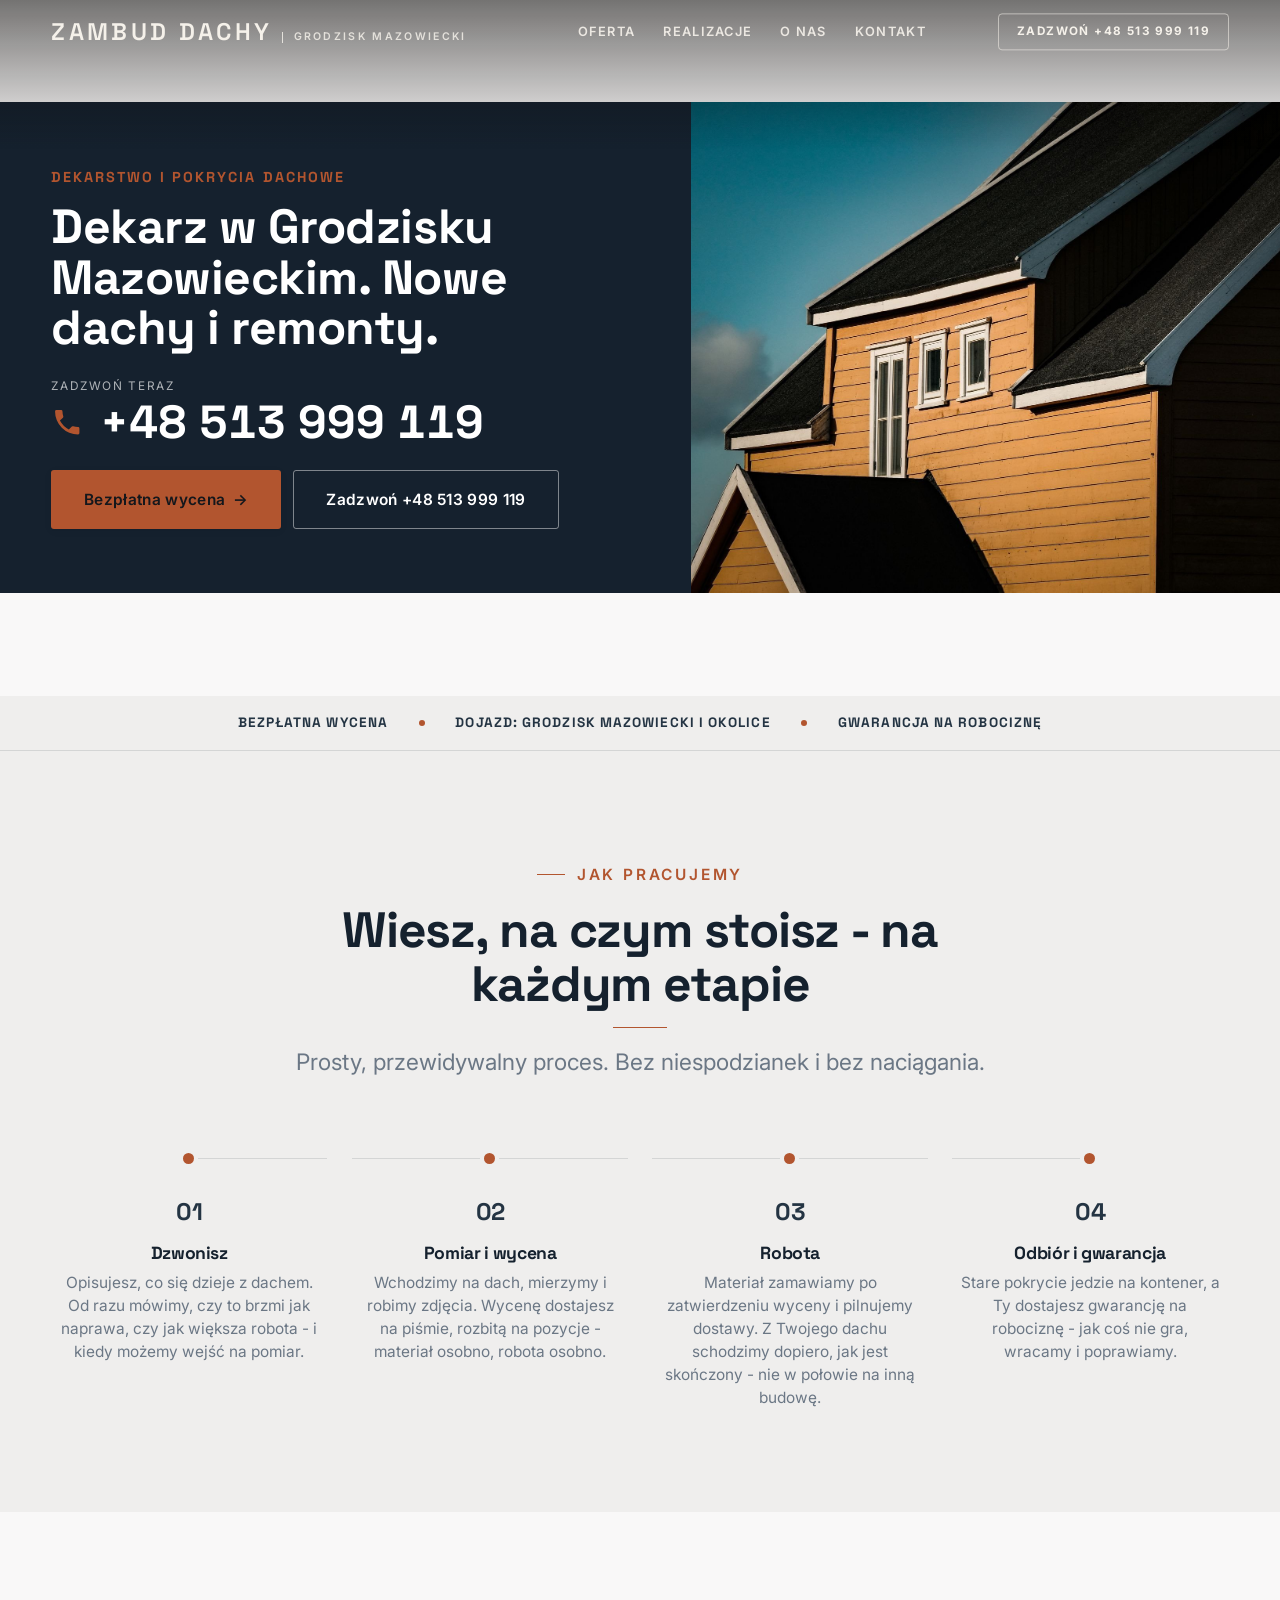
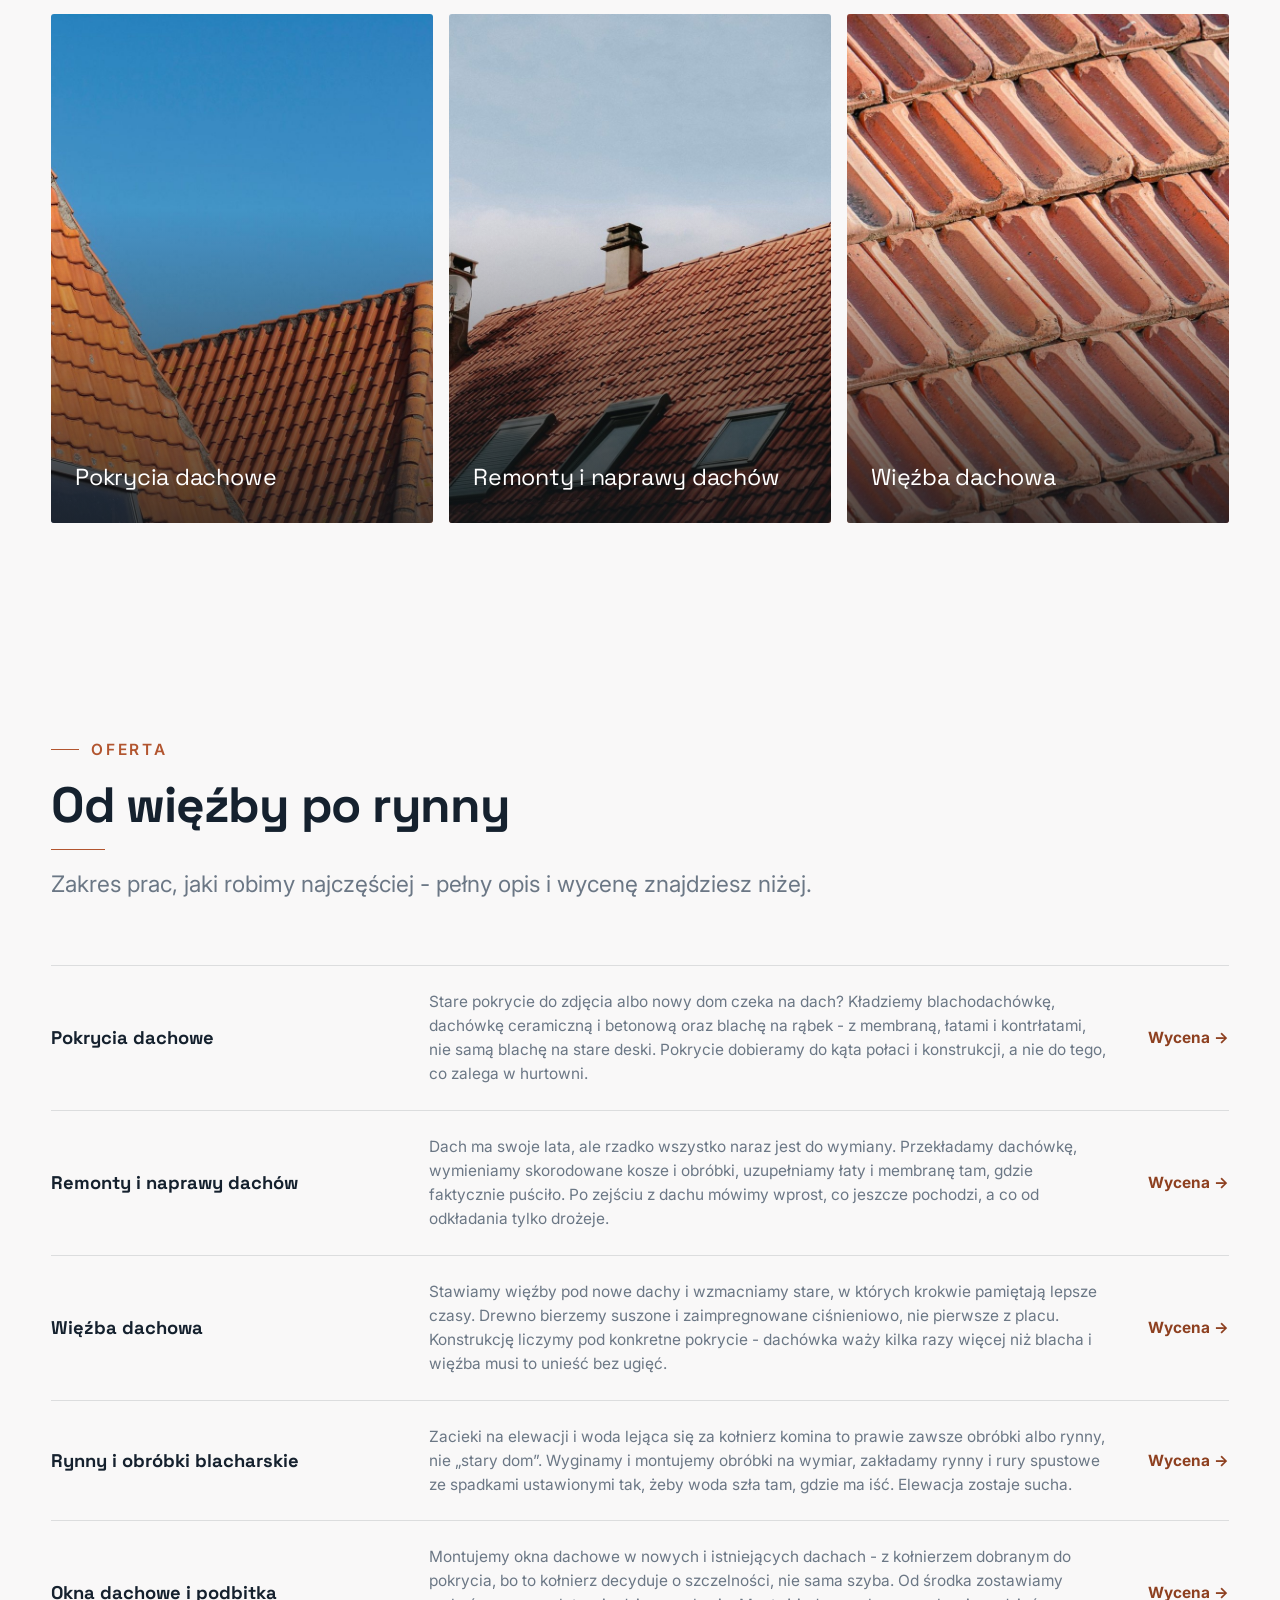
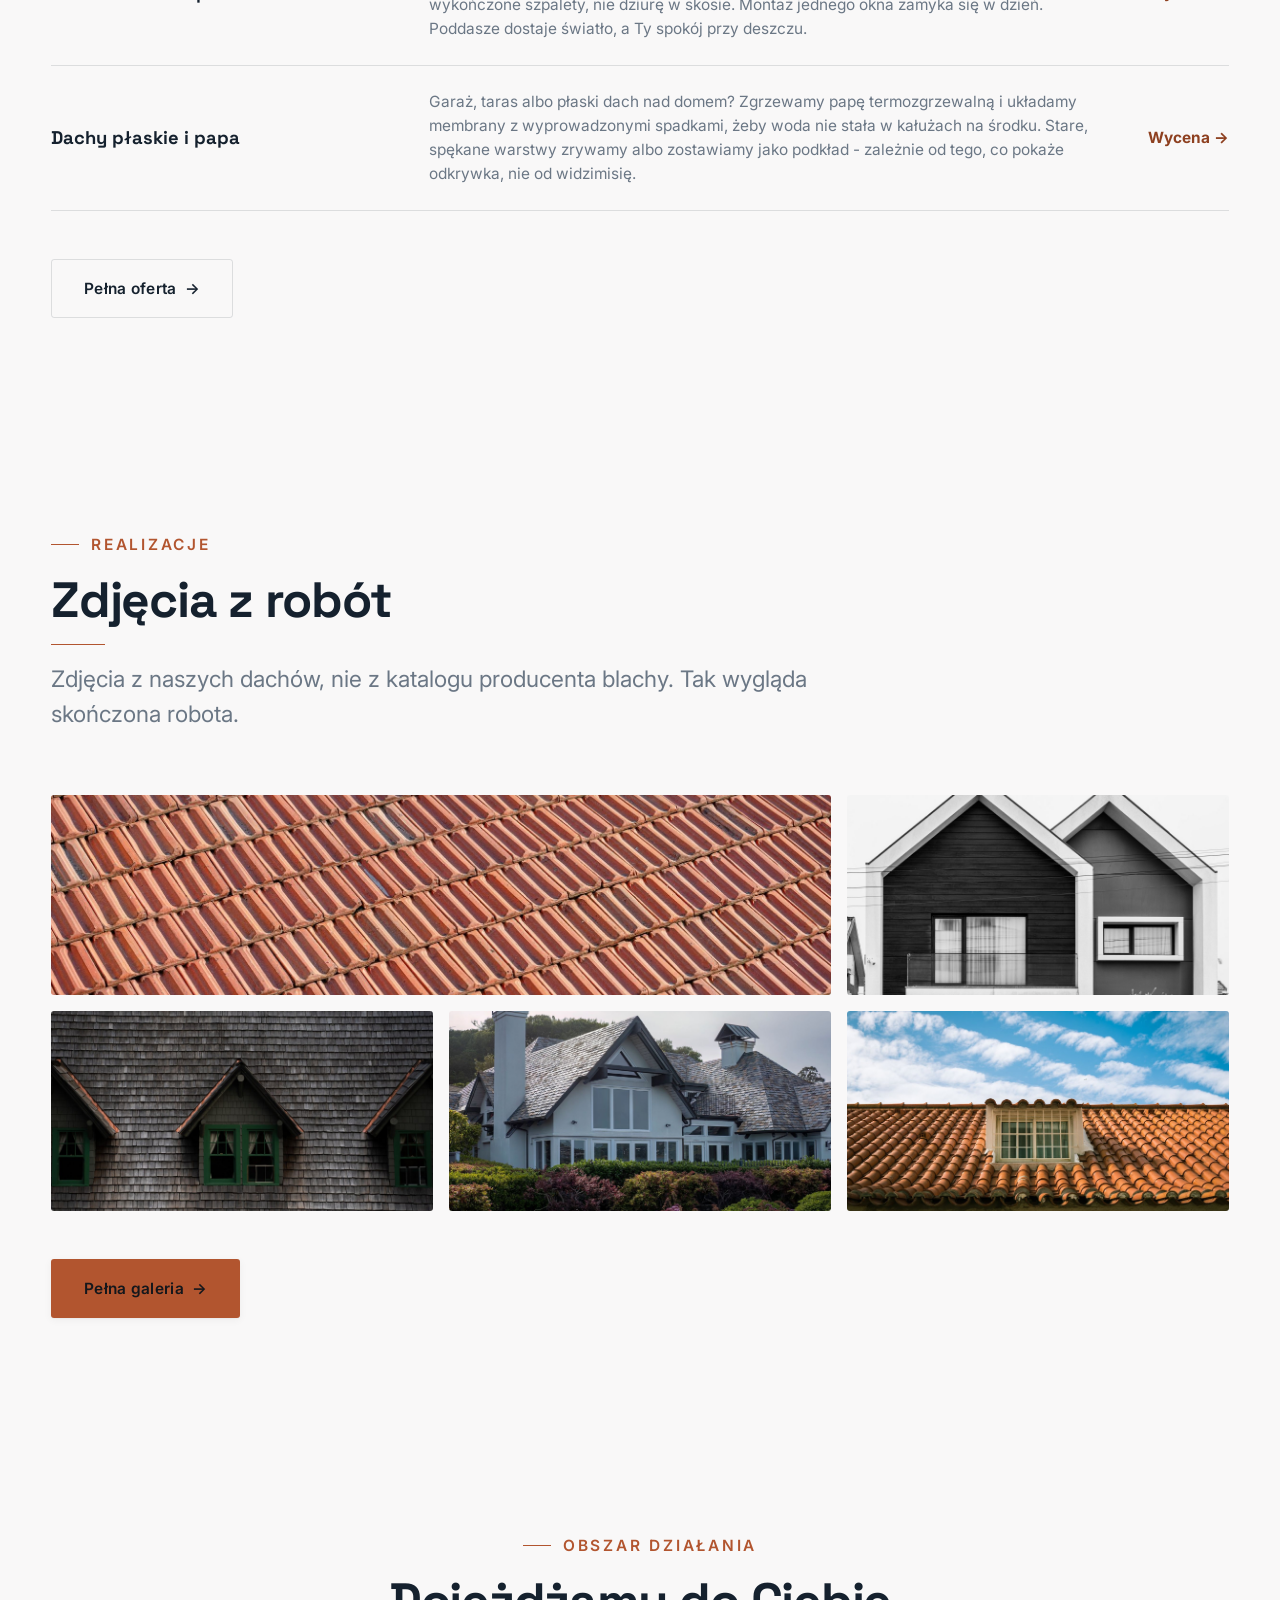
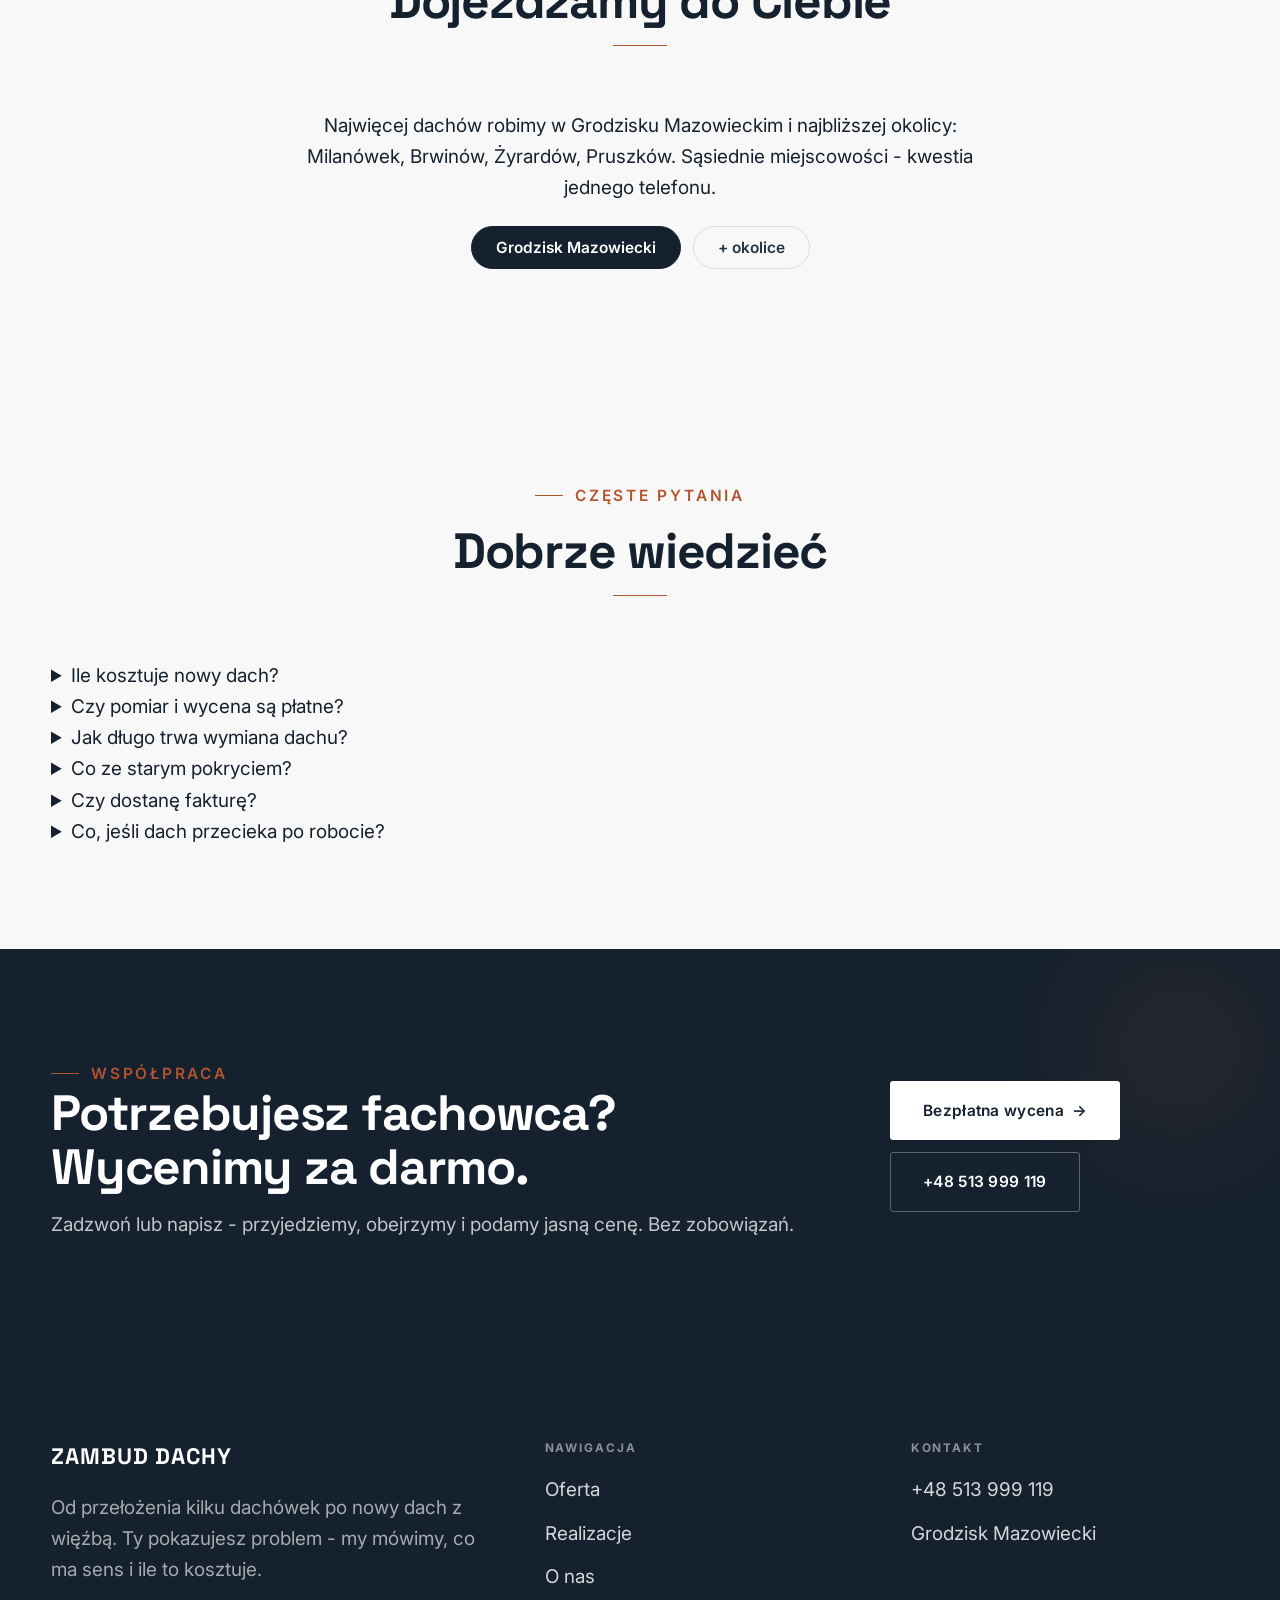
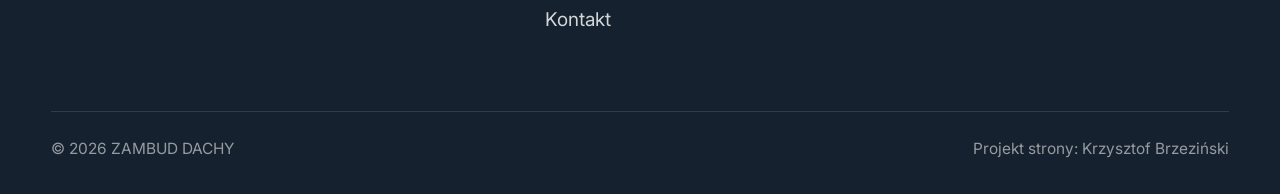
<file: index.html>
<!DOCTYPE html>
<html lang="pl">
<head>
<meta charset="UTF-8">
<meta name="viewport" content="width=device-width, initial-scale=1.0">
<title>Dekarz Grodzisk Mazowiecki - dachy i remonty | ZAMBUD DACHY</title>
<meta name="description" content="Dekarz w Grodzisku Mazowieckim: nowe pokrycia, remonty dachów, więźba, rynny i obróbki. Bezpłatny pomiar, cena przed robotą. Zadzwoń: +48 513 999 119.">
<link rel="preconnect" href="https://fonts.googleapis.com">
<link rel="preconnect" href="https://fonts.gstatic.com" crossorigin>
<link href="https://fonts.googleapis.com/css2?family=Space+Grotesk:wght@500;600;700&family=Inter:wght@400;500;600&display=swap" rel="stylesheet">
<link rel="stylesheet" href="assets/styles.css">
</head>
<body>

<header class="nav">
  <div class="wrap nav-inner">
    <a class="brand" href="index.html"><span class="name">ZAMBUD DACHY</span><span class="sub">Grodzisk Mazowiecki</span></a>
    <nav class="nav-links">
      <a href="oferta.html">Oferta</a>
      <a href="realizacje.html">Realizacje</a>
      <a href="o-nas.html">O nas</a>
      <a href="kontakt.html">Kontakt</a>
      <a href="tel:+48513999119" class="btn btn-accent">Zadzwoń +48 513 999 119</a>
    </nav>
    <button class="nav-toggle" aria-label="Menu"><span></span><span></span><span></span></button>
  </div>
</header>

<section class="hero-fach">
  <img class="hf-photo" src="img/hero.jpg" alt="ZAMBUD DACHY">
  <div class="hf-panel">
      <span class="hf-kicker">Dekarstwo i pokrycia dachowe</span>
      <h1 class="hf-title">Dekarz w Grodzisku Mazowieckim. Nowe dachy i remonty.</h1>
      <a class="hf-phone" href="tel:+48513999119"><span class="hf-phone-lab">Zadzwoń teraz</span><span class="hf-phone-num"><svg class="ico-tel" width="16" height="16" viewBox="0 0 24 24" fill="none" aria-hidden="true"><path d="M6.6 10.8a15.5 15.5 0 0 0 6.6 6.6l2.2-2.2a1 1 0 0 1 1-.24 11.4 11.4 0 0 0 3.6.58 1 1 0 0 1 1 1V20a1 1 0 0 1-1 1A17 17 0 0 1 3 4a1 1 0 0 1 1-1h3.5a1 1 0 0 1 1 1c0 1.25.2 2.46.58 3.6a1 1 0 0 1-.25 1l-2.23 2.2Z" fill="currentColor"/></svg> +48 513 999 119</span></a>
      <div class="hf-actions">
        <a href="kontakt.html" class="btn btn-accent">Bezpłatna wycena <span class="arr">→</span></a>
        <a href="tel:+48513999119" class="btn btn-ghost hf-ghost">Zadzwoń +48 513 999 119</a>
      </div>
  </div>
</section>
<section class="fach-promise">
  <div class="wrap">
    <ul class="fp-row reveal"><li>Bezpłatna wycena</li><li>Dojazd: Grodzisk Mazowiecki i okolice</li><li>Gwarancja na robociznę</li></ul>
  </div>
</section>
<section class="proces fachowcy">
  <div class="wrap">
    <div class="head center reveal">
      <span class="eyebrow">Jak pracujemy</span>
      <h2>Wiesz, na czym stoisz - na każdym etapie</h2>
      <p>Prosty, przewidywalny proces. Bez niespodzianek i bez naciągania.</p>
    </div>
    <ol class="proces-line">
      <li class="reveal"><span class="pno">01</span><h3>Dzwonisz</h3><p>Opisujesz, co się dzieje z dachem. Od razu mówimy, czy to brzmi jak naprawa, czy jak większa robota - i kiedy możemy wejść na pomiar.</p></li>
      <li class="reveal"><span class="pno">02</span><h3>Pomiar i wycena</h3><p>Wchodzimy na dach, mierzymy i robimy zdjęcia. Wycenę dostajesz na piśmie, rozbitą na pozycje - materiał osobno, robota osobno.</p></li>
      <li class="reveal"><span class="pno">03</span><h3>Robota</h3><p>Materiał zamawiamy po zatwierdzeniu wyceny i pilnujemy dostawy. Z Twojego dachu schodzimy dopiero, jak jest skończony - nie w połowie na inną budowę.</p></li>
      <li class="reveal"><span class="pno">04</span><h3>Odbiór i gwarancja</h3><p>Stare pokrycie jedzie na kontener, a Ty dostajesz gwarancję na robociznę - jak coś nie gra, wracamy i poprawiamy.</p></li>
    </ol>
  </div>
</section>
<section class="gateways-band">
  <div class="wrap">
    <div class="gateways">
      <a href="oferta.html" class="gateway reveal"><img src="img/g1.jpg" alt="Pokrycia dachowe" loading="lazy"><span class="g-ttl">Pokrycia dachowe</span></a>
      <a href="oferta.html" class="gateway reveal"><img src="img/g2.jpg" alt="Remonty i naprawy dachów" loading="lazy"><span class="g-ttl">Remonty i naprawy dachów</span></a>
      <a href="oferta.html" class="gateway reveal"><img src="img/g3.jpg" alt="Więźba dachowa" loading="lazy"><span class="g-ttl">Więźba dachowa</span></a>
    </div>
  </div>
</section>
<section class="fach-uslugi">
  <div class="wrap">
    <div class="head reveal">
      <span class="eyebrow">Oferta</span>
      <h2>Od więźby po rynny</h2>
      <p>Zakres prac, jaki robimy najczęściej - pełny opis i wycenę znajdziesz niżej.</p>
    </div>
    <ul class="fu-list">
      <li class="fu-row reveal"><div class="fu-name">Pokrycia dachowe</div><div class="fu-desc">Stare pokrycie do zdjęcia albo nowy dom czeka na dach? Kładziemy blachodachówkę, dachówkę ceramiczną i betonową oraz blachę na rąbek - z membraną, łatami i kontrłatami, nie samą blachę na stare deski. Pokrycie dobieramy do kąta połaci i konstrukcji, a nie do tego, co zalega w hurtowni.</div><a class="fu-cta" href="kontakt.html">Wycena <span class="arr">→</span></a></li>
      <li class="fu-row reveal"><div class="fu-name">Remonty i naprawy dachów</div><div class="fu-desc">Dach ma swoje lata, ale rzadko wszystko naraz jest do wymiany. Przekładamy dachówkę, wymieniamy skorodowane kosze i obróbki, uzupełniamy łaty i membranę tam, gdzie faktycznie puściło. Po zejściu z dachu mówimy wprost, co jeszcze pochodzi, a co od odkładania tylko drożeje.</div><a class="fu-cta" href="kontakt.html">Wycena <span class="arr">→</span></a></li>
      <li class="fu-row reveal"><div class="fu-name">Więźba dachowa</div><div class="fu-desc">Stawiamy więźby pod nowe dachy i wzmacniamy stare, w których krokwie pamiętają lepsze czasy. Drewno bierzemy suszone i zaimpregnowane ciśnieniowo, nie pierwsze z placu. Konstrukcję liczymy pod konkretne pokrycie - dachówka waży kilka razy więcej niż blacha i więźba musi to unieść bez ugięć.</div><a class="fu-cta" href="kontakt.html">Wycena <span class="arr">→</span></a></li>
      <li class="fu-row reveal"><div class="fu-name">Rynny i obróbki blacharskie</div><div class="fu-desc">Zacieki na elewacji i woda lejąca się za kołnierz komina to prawie zawsze obróbki albo rynny, nie „stary dom”. Wyginamy i montujemy obróbki na wymiar, zakładamy rynny i rury spustowe ze spadkami ustawionymi tak, żeby woda szła tam, gdzie ma iść. Elewacja zostaje sucha.</div><a class="fu-cta" href="kontakt.html">Wycena <span class="arr">→</span></a></li>
      <li class="fu-row reveal"><div class="fu-name">Okna dachowe i podbitka</div><div class="fu-desc">Montujemy okna dachowe w nowych i istniejących dachach - z kołnierzem dobranym do pokrycia, bo to kołnierz decyduje o szczelności, nie sama szyba. Od środka zostawiamy wykończone szpalety, nie dziurę w skosie. Montaż jednego okna zamyka się w dzień. Poddasze dostaje światło, a Ty spokój przy deszczu.</div><a class="fu-cta" href="kontakt.html">Wycena <span class="arr">→</span></a></li>
      <li class="fu-row reveal"><div class="fu-name">Dachy płaskie i papa</div><div class="fu-desc">Garaż, taras albo płaski dach nad domem? Zgrzewamy papę termozgrzewalną i układamy membrany z wyprowadzonymi spadkami, żeby woda nie stała w kałużach na środku. Stare, spękane warstwy zrywamy albo zostawiamy jako podkład - zależnie od tego, co pokaże odkrywka, nie od widzimisię.</div><a class="fu-cta" href="kontakt.html">Wycena <span class="arr">→</span></a></li>
    </ul>
    <div style="margin-top:var(--space-7)" class="reveal"><a href="oferta.html" class="btn btn-ghost">Pełna oferta <span class="arr">→</span></a></div>
  </div>
</section>
<section>
  <div class="wrap">
    <div class="head reveal">
      <span class="eyebrow">Realizacje</span>
      <h2>Zdjęcia z robót</h2>
      <p>Zdjęcia z naszych dachów, nie z katalogu producenta blachy. Tak wygląda skończona robota.</p>
    </div>
    <div class="gallery">
      <div class="tile t-two3 reveal"><img src="img/g4.jpg" alt="Obróbki przy kominie" loading="lazy"><div class="cap">Obróbki przy kominie</div></div>
      <div class="tile t-third reveal"><img src="img/g5.jpg" alt="Okno dachowe" loading="lazy"><div class="cap">Okno dachowe</div></div>
      <div class="tile t-third reveal"><img src="img/g6.jpg" alt="Orynnowanie i podbitka" loading="lazy"><div class="cap">Orynnowanie i podbitka</div></div>
      <div class="tile t-third reveal"><img src="img/g7.jpg" alt="ZAMBUD DACHY" loading="lazy"></div>
      <div class="tile t-third reveal"><img src="img/g9.jpg" alt="ZAMBUD DACHY" loading="lazy"></div>
    </div>
    <div style="margin-top:var(--space-7)" class="reveal"><a href="realizacje.html" class="btn btn-accent">Pełna galeria <span class="arr">→</span></a></div>
  </div>
</section>
<section class="obszar">
  <div class="wrap">
    <div class="head center reveal">
      <span class="eyebrow">Obszar działania</span>
      <h2>Dojeżdżamy do Ciebie</h2>
    </div>
    <p class="obszar-txt reveal" style="text-align:center;max-width:60ch;margin:0 auto 1.4rem">Najwięcej dachów robimy w Grodzisku Mazowieckim i najbliższej okolicy: Milanówek, Brwinów, Żyrardów, Pruszków. Sąsiednie miejscowości - kwestia jednego telefonu.</p>
    <ul class="obszar-list reveal"><li class="is-home">Grodzisk Mazowiecki</li><li>+ okolice</li></ul>
  </div>
</section>
<section class="faq-klinika">
  <div class="wrap">
    <div class="head center reveal">
      <span class="eyebrow">Częste pytania</span>
      <h2>Dobrze wiedzieć</h2>
    </div>
    <div class="faq-list">
      <details class="faq-item reveal"><summary>Ile kosztuje nowy dach?</summary><p>Bez pomiaru nie strzelamy - za dużo zależy od powierzchni, kątów i pokrycia. Widełki usłyszysz już przez telefon, dokładną cenę po pomiarze.</p></details>
      <details class="faq-item reveal"><summary>Czy pomiar i wycena są płatne?</summary><p>Nie. Pomiar i wycena w Grodzisku Mazowieckim i najbliższej okolicy są bezpłatne i do niczego nie zobowiązują.</p></details>
      <details class="faq-item reveal"><summary>Jak długo trwa wymiana dachu?</summary><p>Naprawy zamykamy zwykle w jeden dzień. Przy całym dachu tempo ustawia pogoda - otwieramy tylko tyle połaci, ile zdążymy zamknąć, więc dom nie czeka odkryty.</p></details>
      <details class="faq-item reveal"><summary>Co ze starym pokryciem?</summary><p>Rozbiórka i wywóz są w wycenie, chyba że umówimy się inaczej. Stary eternit oddajemy firmie z uprawnieniami do azbestu - tego nie wolno wywieźć byle gdzie i nie ma co ryzykować.</p></details>
      <details class="faq-item reveal"><summary>Czy dostanę fakturę?</summary><p>Tak - VAT albo paragon, jak wolisz. Przy większych dachach rozliczamy się etapami, po odebranej robocie.</p></details>
      <details class="faq-item reveal"><summary>Co, jeśli dach przecieka po robocie?</summary><p>Wracamy i sprawdzamy, gdzie puściło. Nasza robota - poprawiamy za darmo; przyczyna gdzie indziej - pokazujemy zdjęcia i mówimy, co z tym zrobić.</p></details>
    </div>
  </div>
</section>
<section class="cta">
  <div class="wrap">
    <div class="reveal">
      <span class="eyebrow">Współpraca</span>
      <h2>Potrzebujesz fachowca? Wycenimy za darmo.</h2>
      <p>Zadzwoń lub napisz - przyjedziemy, obejrzymy i podamy jasną cenę. Bez zobowiązań.</p>
    </div>
    <div class="cta-actions reveal">
      <a href="kontakt.html" class="btn btn-light">Bezpłatna wycena <span class="arr">→</span></a>
      <a href="tel:+48513999119" class="btn btn-ghost" style="color:#fff;border-color:rgba(255,255,255,.3)">+48 513 999 119</a>
    </div>
  </div>
</section>

<footer>
  <div class="wrap">
    <div class="foot-grid">
      <div class="foot-brand">
        <div class="name">ZAMBUD DACHY</div>
        <p>Od przełożenia kilku dachówek po nowy dach z więźbą. Ty pokazujesz problem - my mówimy, co ma sens i ile to kosztuje.</p>
      </div>
      <div class="foot-col">
        <h4>Nawigacja</h4>
        <a href="oferta.html">Oferta</a>
        <a href="realizacje.html">Realizacje</a>
        <a href="o-nas.html">O nas</a>
        <a href="kontakt.html">Kontakt</a>
      </div>
      <div class="foot-col">
        <h4>Kontakt</h4>
        <a href="tel:+48513999119">+48 513 999 119</a>
        <p>Grodzisk Mazowiecki</p>
      </div>
    </div>
    <div class="foot-bot">
      <span>© 2026 ZAMBUD DACHY</span>
      <span>Projekt strony: Krzysztof Brzeziński</span>
    </div>
  </div>
</footer>
<div class="sticky-call"><a class="sc-call" href="tel:+48513999119"><svg class="ico-tel" width="16" height="16" viewBox="0 0 24 24" fill="none" aria-hidden="true"><path d="M6.6 10.8a15.5 15.5 0 0 0 6.6 6.6l2.2-2.2a1 1 0 0 1 1-.24 11.4 11.4 0 0 0 3.6.58 1 1 0 0 1 1 1V20a1 1 0 0 1-1 1A17 17 0 0 1 3 4a1 1 0 0 1 1-1h3.5a1 1 0 0 1 1 1c0 1.25.2 2.46.58 3.6a1 1 0 0 1-.25 1l-2.23 2.2Z" fill="currentColor"/></svg> Zadzwoń</a><a class="sc-quote" href="kontakt.html">Bezpłatna wycena</a></div>

<script src="assets/main.js"></script>
</body>
</html>
</file>
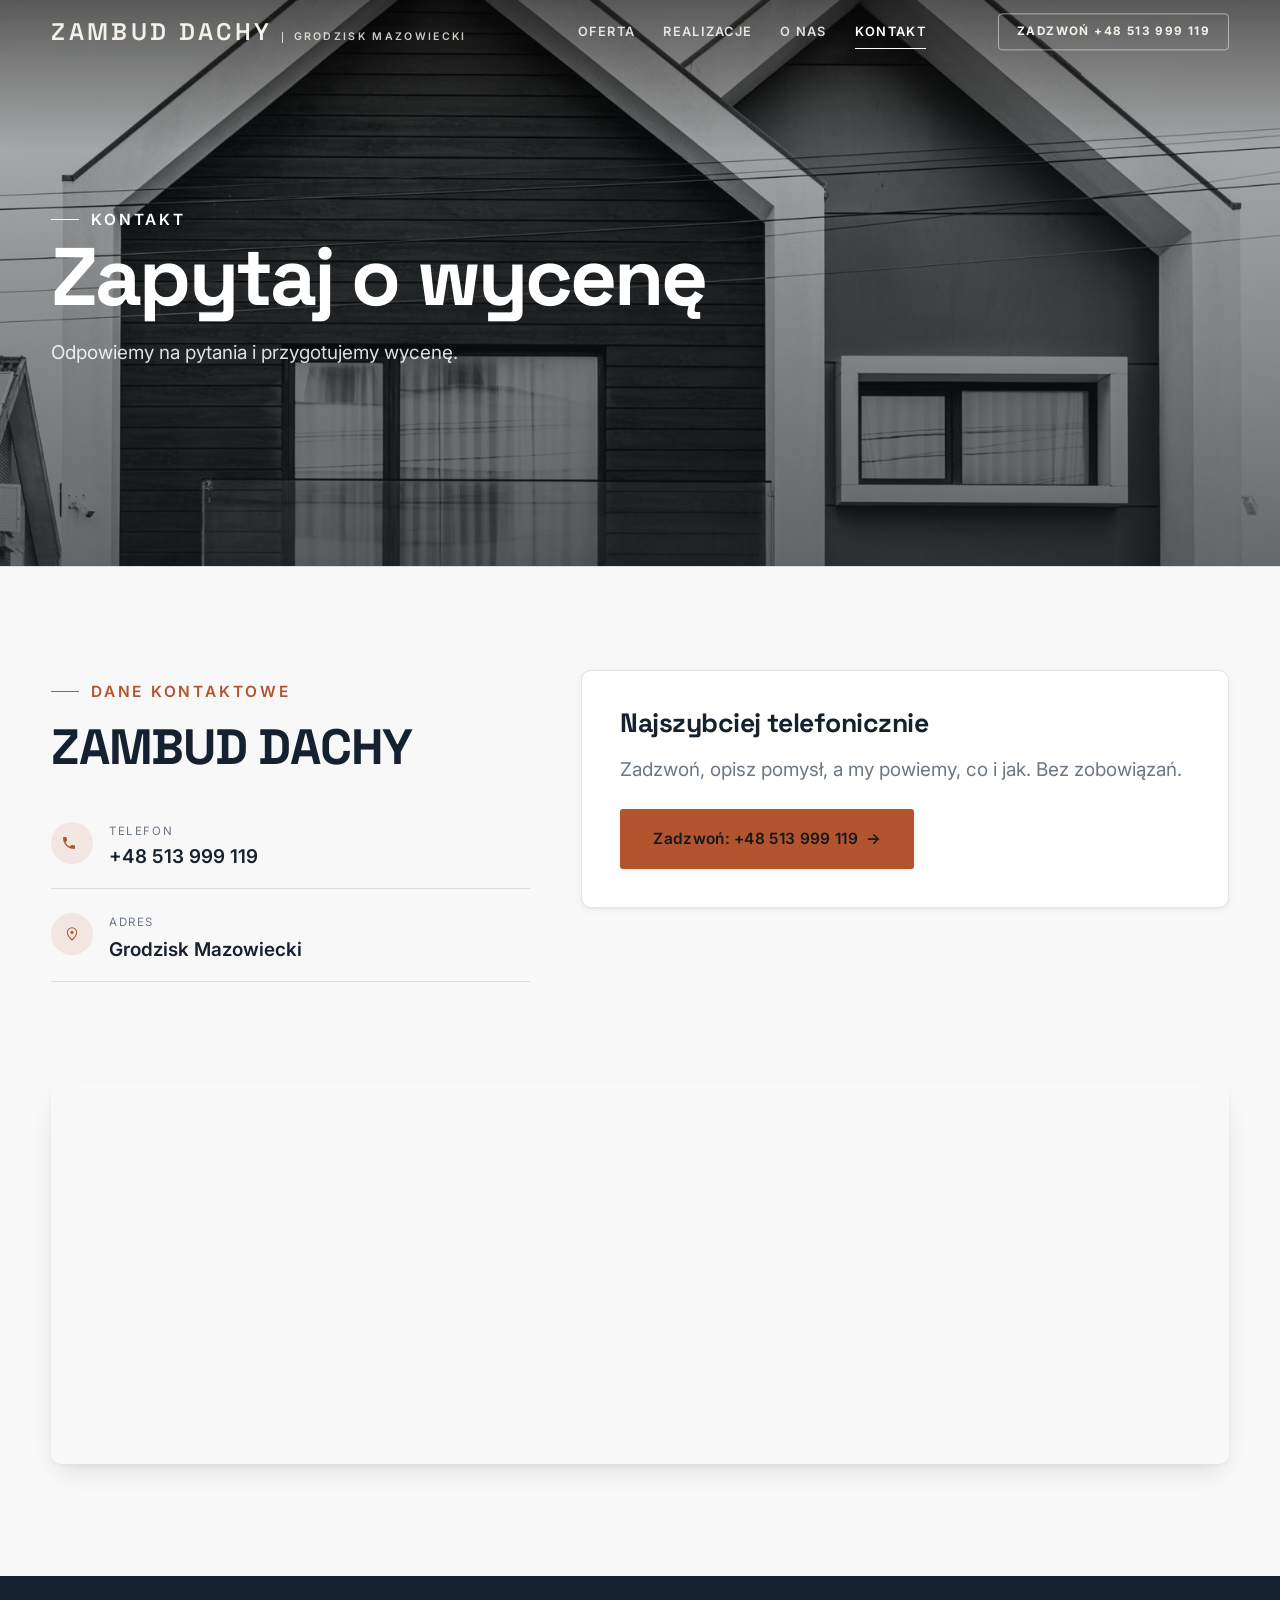
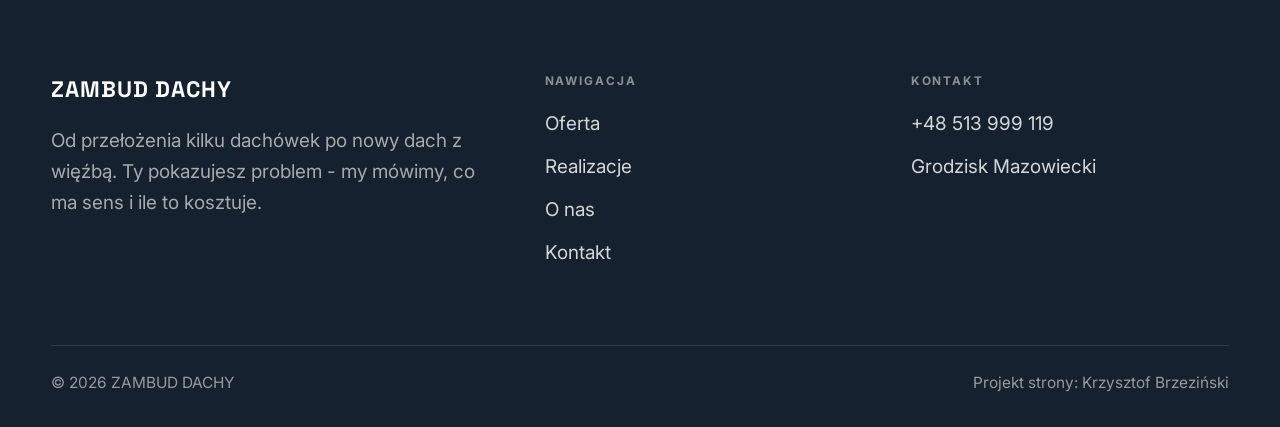
<file: kontakt.html>
<!DOCTYPE html>
<html lang="pl">
<head>
<meta charset="UTF-8">
<meta name="viewport" content="width=device-width, initial-scale=1.0">
<title>Kontakt - ZAMBUD DACHY</title>
<meta name="description" content="Kontakt ZAMBUD DACHY - Grodzisk Mazowiecki">
<link rel="preconnect" href="https://fonts.googleapis.com">
<link rel="preconnect" href="https://fonts.gstatic.com" crossorigin>
<link href="https://fonts.googleapis.com/css2?family=Space+Grotesk:wght@500;600;700&family=Inter:wght@400;500;600&display=swap" rel="stylesheet">
<link rel="stylesheet" href="assets/styles.css">
</head>
<body>

<header class="nav">
  <div class="wrap nav-inner">
    <a class="brand" href="index.html"><span class="name">ZAMBUD DACHY</span><span class="sub">Grodzisk Mazowiecki</span></a>
    <nav class="nav-links">
      <a href="oferta.html">Oferta</a>
      <a href="realizacje.html">Realizacje</a>
      <a href="o-nas.html">O nas</a>
      <a href="kontakt.html" class="active">Kontakt</a>
      <a href="tel:+48513999119" class="btn btn-accent">Zadzwoń +48 513 999 119</a>
    </nav>
    <button class="nav-toggle" aria-label="Menu"><span></span><span></span><span></span></button>
  </div>
</header>

<section class="pagehead">
  <img src="img/g5.jpg" alt="ZAMBUD DACHY - Zapytaj o wycenę">
  <div class="wrap">
    <span class="eyebrow">Kontakt</span>
    <h1>Zapytaj o wycenę</h1>
    <p>Odpowiemy na pytania i przygotujemy wycenę.</p>
  </div>
</section>
<section>
  <div class="wrap contact-grid">
    <div class="reveal">
      <span class="eyebrow">Dane kontaktowe</span>
      <h2 style="margin:var(--space-4) 0 var(--space-6)">ZAMBUD DACHY</h2>
      <div class="info-list">
        <div class="info-row"><div class="ic"><svg class="ico-tel" width="16" height="16" viewBox="0 0 24 24" fill="none" aria-hidden="true"><path d="M6.6 10.8a15.5 15.5 0 0 0 6.6 6.6l2.2-2.2a1 1 0 0 1 1-.24 11.4 11.4 0 0 0 3.6.58 1 1 0 0 1 1 1V20a1 1 0 0 1-1 1A17 17 0 0 1 3 4a1 1 0 0 1 1-1h3.5a1 1 0 0 1 1 1c0 1.25.2 2.46.58 3.6a1 1 0 0 1-.25 1l-2.23 2.2Z" fill="currentColor"/></svg></div><div><div class="lbl">Telefon</div><a class="val" href="tel:+48513999119">+48 513 999 119</a></div></div>
        <div class="info-row"><div class="ic"><svg class="ico-pin" width="16" height="16" viewBox="0 0 24 24" fill="none" aria-hidden="true"><path d="M12 21s7-6.1 7-11.5A7 7 0 0 0 5 9.5C5 14.9 12 21 12 21Z" stroke="currentColor" stroke-width="1.6" fill="none"/><circle cx="12" cy="9.5" r="2.4" fill="currentColor"/></svg></div><div><div class="lbl">Adres</div><div class="val">Grodzisk Mazowiecki</div></div></div>
      </div>
    </div>
    <div class="reveal">
      <div class="form">
        <h3 style="margin-bottom:var(--space-4)">Najszybciej telefonicznie</h3>
        <p class="muted" style="margin-bottom:var(--space-5)">Zadzwoń, opisz pomysł, a my powiemy, co i jak. Bez zobowiązań.</p>
        <a href="tel:+48513999119" class="btn btn-accent" style="justify-content:center">Zadzwoń: +48 513 999 119 <span class="arr">→</span></a>
      </div>
    </div>
  </div>
</section>
<section style="padding-top:0">
  <div class="wrap reveal">
    <iframe class="map" title="ZAMBUD DACHY - Grodzisk Mazowiecki" src="https://maps.google.com/maps?q=ZAMBUD%20DACHY%20Grodzisk%20Mazowiecki&z=15&output=embed" loading="lazy" referrerpolicy="no-referrer-when-downgrade"></iframe>
  </div>
</section>

<footer>
  <div class="wrap">
    <div class="foot-grid">
      <div class="foot-brand">
        <div class="name">ZAMBUD DACHY</div>
        <p>Od przełożenia kilku dachówek po nowy dach z więźbą. Ty pokazujesz problem - my mówimy, co ma sens i ile to kosztuje.</p>
      </div>
      <div class="foot-col">
        <h4>Nawigacja</h4>
        <a href="oferta.html">Oferta</a>
        <a href="realizacje.html">Realizacje</a>
        <a href="o-nas.html">O nas</a>
        <a href="kontakt.html">Kontakt</a>
      </div>
      <div class="foot-col">
        <h4>Kontakt</h4>
        <a href="tel:+48513999119">+48 513 999 119</a>
        <p>Grodzisk Mazowiecki</p>
      </div>
    </div>
    <div class="foot-bot">
      <span>© 2026 ZAMBUD DACHY</span>
      <span>Projekt strony: Krzysztof Brzeziński</span>
    </div>
  </div>
</footer>
<div class="sticky-call"><a class="sc-call" href="tel:+48513999119"><svg class="ico-tel" width="16" height="16" viewBox="0 0 24 24" fill="none" aria-hidden="true"><path d="M6.6 10.8a15.5 15.5 0 0 0 6.6 6.6l2.2-2.2a1 1 0 0 1 1-.24 11.4 11.4 0 0 0 3.6.58 1 1 0 0 1 1 1V20a1 1 0 0 1-1 1A17 17 0 0 1 3 4a1 1 0 0 1 1-1h3.5a1 1 0 0 1 1 1c0 1.25.2 2.46.58 3.6a1 1 0 0 1-.25 1l-2.23 2.2Z" fill="currentColor"/></svg> Zadzwoń</a><a class="sc-quote" href="kontakt.html">Bezpłatna wycena</a></div>

<script src="assets/main.js"></script>
</body>
</html>
</file>
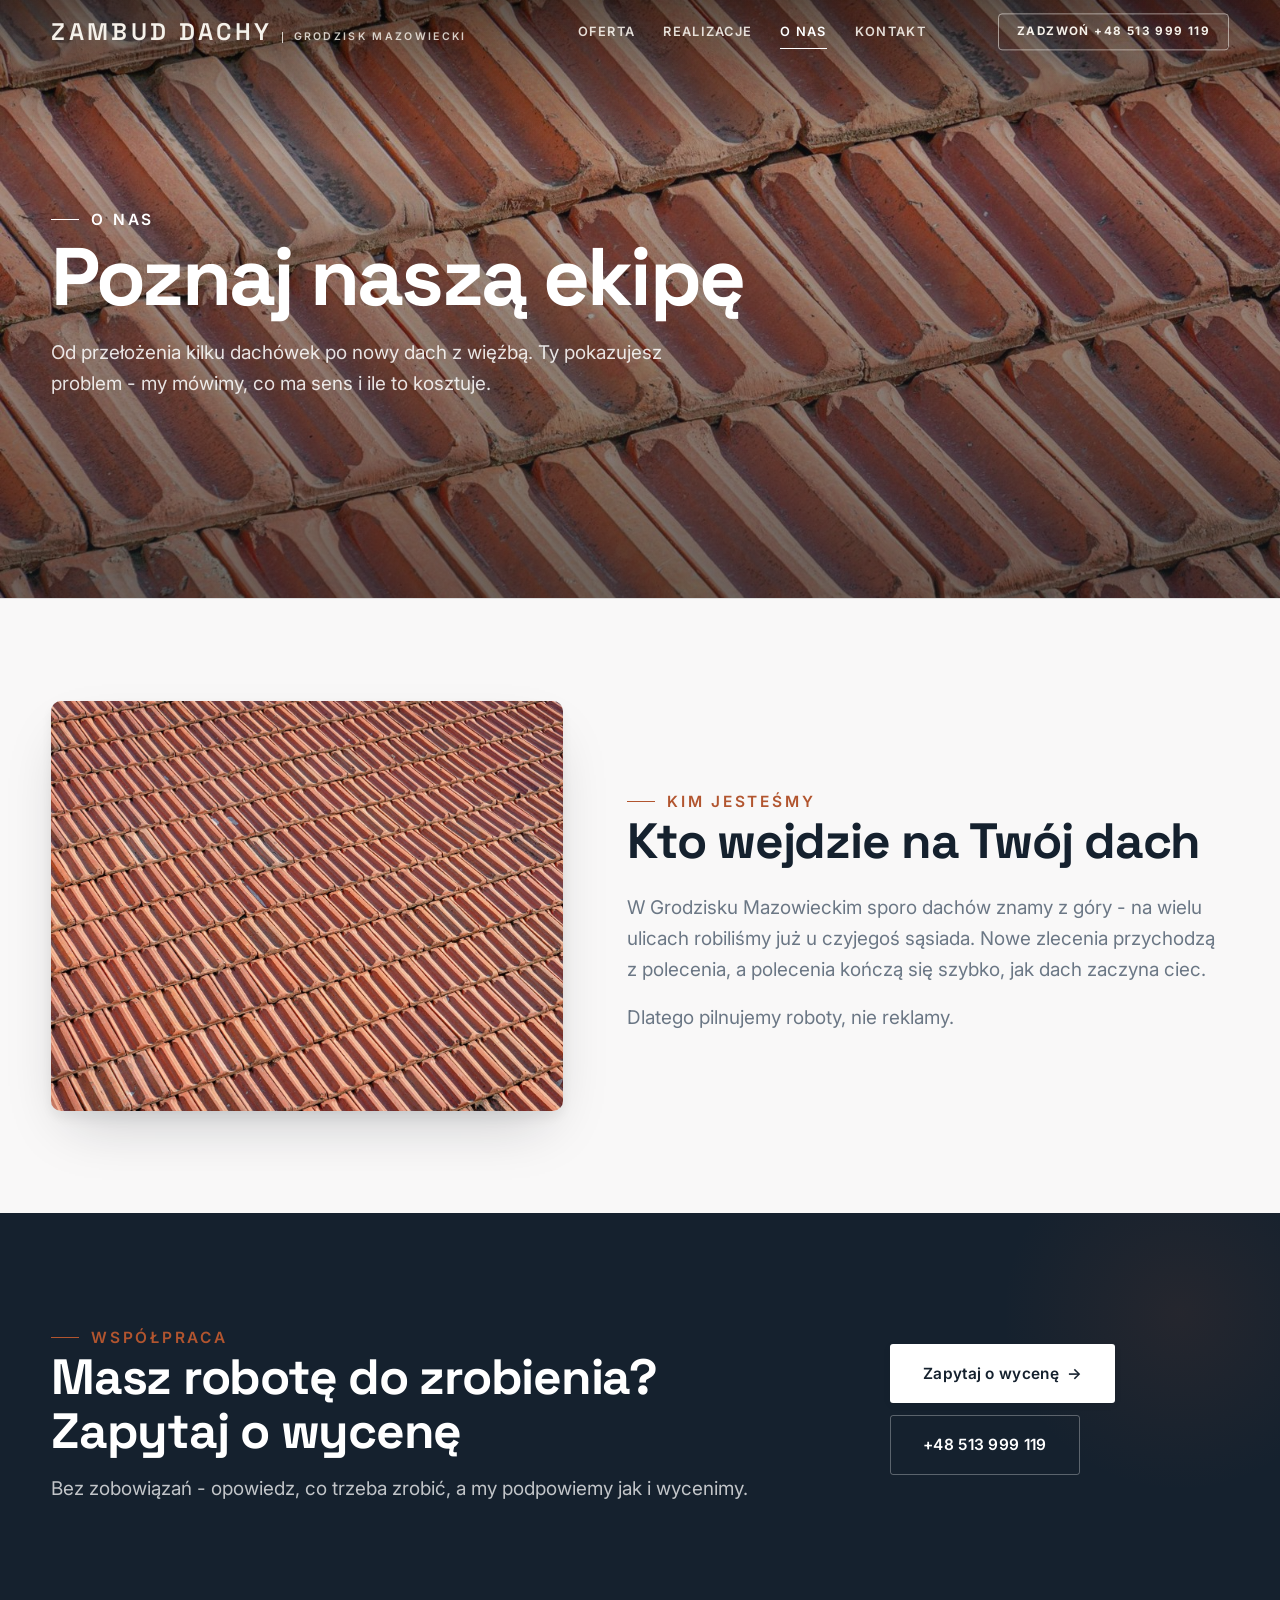
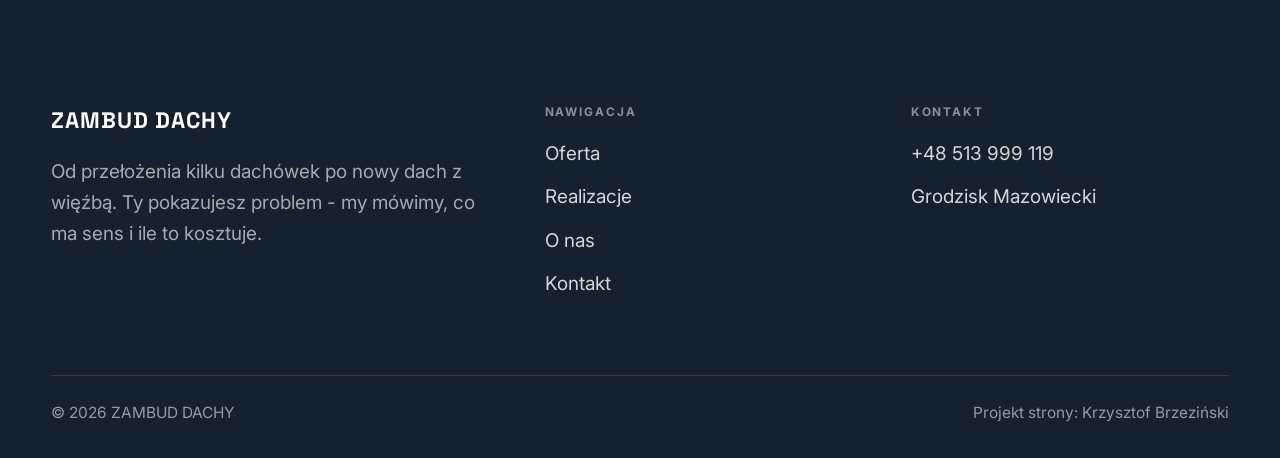
<file: o-nas.html>
<!DOCTYPE html>
<html lang="pl">
<head>
<meta charset="UTF-8">
<meta name="viewport" content="width=device-width, initial-scale=1.0">
<title>O nas - ZAMBUD DACHY</title>
<meta name="description" content="Dekarz w Grodzisku Mazowieckim: nowe pokrycia, remonty dachów, więźba, rynny i obróbki. Bezpłatny pomiar, cena przed robotą. Zadzwoń: +48 513 999 119.">
<link rel="preconnect" href="https://fonts.googleapis.com">
<link rel="preconnect" href="https://fonts.gstatic.com" crossorigin>
<link href="https://fonts.googleapis.com/css2?family=Space+Grotesk:wght@500;600;700&family=Inter:wght@400;500;600&display=swap" rel="stylesheet">
<link rel="stylesheet" href="assets/styles.css">
</head>
<body>

<header class="nav">
  <div class="wrap nav-inner">
    <a class="brand" href="index.html"><span class="name">ZAMBUD DACHY</span><span class="sub">Grodzisk Mazowiecki</span></a>
    <nav class="nav-links">
      <a href="oferta.html">Oferta</a>
      <a href="realizacje.html">Realizacje</a>
      <a href="o-nas.html" class="active">O nas</a>
      <a href="kontakt.html">Kontakt</a>
      <a href="tel:+48513999119" class="btn btn-accent">Zadzwoń +48 513 999 119</a>
    </nav>
    <button class="nav-toggle" aria-label="Menu"><span></span><span></span><span></span></button>
  </div>
</header>

<section class="pagehead">
  <img src="img/g3.jpg" alt="ZAMBUD DACHY - Poznaj naszą ekipę">
  <div class="wrap">
    <span class="eyebrow">O nas</span>
    <h1>Poznaj naszą ekipę</h1>
    <p>Od przełożenia kilku dachówek po nowy dach z więźbą. Ty pokazujesz problem - my mówimy, co ma sens i ile to kosztuje.</p>
  </div>
</section>
<section>
  <div class="wrap split">
    <div class="split-art reveal"><img src="img/g4.jpg" alt="ZAMBUD DACHY" loading="lazy"></div>
    <div class="split-copy reveal">
      <span class="eyebrow">Kim jesteśmy</span>
      <h2>Kto wejdzie na Twój dach</h2>
      <p class="muted">W Grodzisku Mazowieckim sporo dachów znamy z góry - na wielu ulicach robiliśmy już u czyjegoś sąsiada. Nowe zlecenia przychodzą z polecenia, a polecenia kończą się szybko, jak dach zaczyna ciec.</p>
      <p class="muted">Dlatego pilnujemy roboty, nie reklamy.</p>
    </div>
  </div>
</section>


<section class="cta">
  <div class="wrap">
    <div class="reveal">
      <span class="eyebrow">Współpraca</span>
      <h2>Masz robotę do zrobienia? Zapytaj o wycenę</h2>
      <p>Bez zobowiązań - opowiedz, co trzeba zrobić, a my podpowiemy jak i wycenimy.</p>
    </div>
    <div class="cta-actions reveal">
      <a href="kontakt.html" class="btn btn-light">Zapytaj o wycenę <span class="arr">→</span></a>
      <a href="tel:+48513999119" class="btn btn-ghost" style="color:#fff;border-color:rgba(255,255,255,.3)">+48 513 999 119</a>
    </div>
  </div>
</section>

<footer>
  <div class="wrap">
    <div class="foot-grid">
      <div class="foot-brand">
        <div class="name">ZAMBUD DACHY</div>
        <p>Od przełożenia kilku dachówek po nowy dach z więźbą. Ty pokazujesz problem - my mówimy, co ma sens i ile to kosztuje.</p>
      </div>
      <div class="foot-col">
        <h4>Nawigacja</h4>
        <a href="oferta.html">Oferta</a>
        <a href="realizacje.html">Realizacje</a>
        <a href="o-nas.html">O nas</a>
        <a href="kontakt.html">Kontakt</a>
      </div>
      <div class="foot-col">
        <h4>Kontakt</h4>
        <a href="tel:+48513999119">+48 513 999 119</a>
        <p>Grodzisk Mazowiecki</p>
      </div>
    </div>
    <div class="foot-bot">
      <span>© 2026 ZAMBUD DACHY</span>
      <span>Projekt strony: Krzysztof Brzeziński</span>
    </div>
  </div>
</footer>
<div class="sticky-call"><a class="sc-call" href="tel:+48513999119"><svg class="ico-tel" width="16" height="16" viewBox="0 0 24 24" fill="none" aria-hidden="true"><path d="M6.6 10.8a15.5 15.5 0 0 0 6.6 6.6l2.2-2.2a1 1 0 0 1 1-.24 11.4 11.4 0 0 0 3.6.58 1 1 0 0 1 1 1V20a1 1 0 0 1-1 1A17 17 0 0 1 3 4a1 1 0 0 1 1-1h3.5a1 1 0 0 1 1 1c0 1.25.2 2.46.58 3.6a1 1 0 0 1-.25 1l-2.23 2.2Z" fill="currentColor"/></svg> Zadzwoń</a><a class="sc-quote" href="kontakt.html">Bezpłatna wycena</a></div>

<script src="assets/main.js"></script>
</body>
</html>
</file>
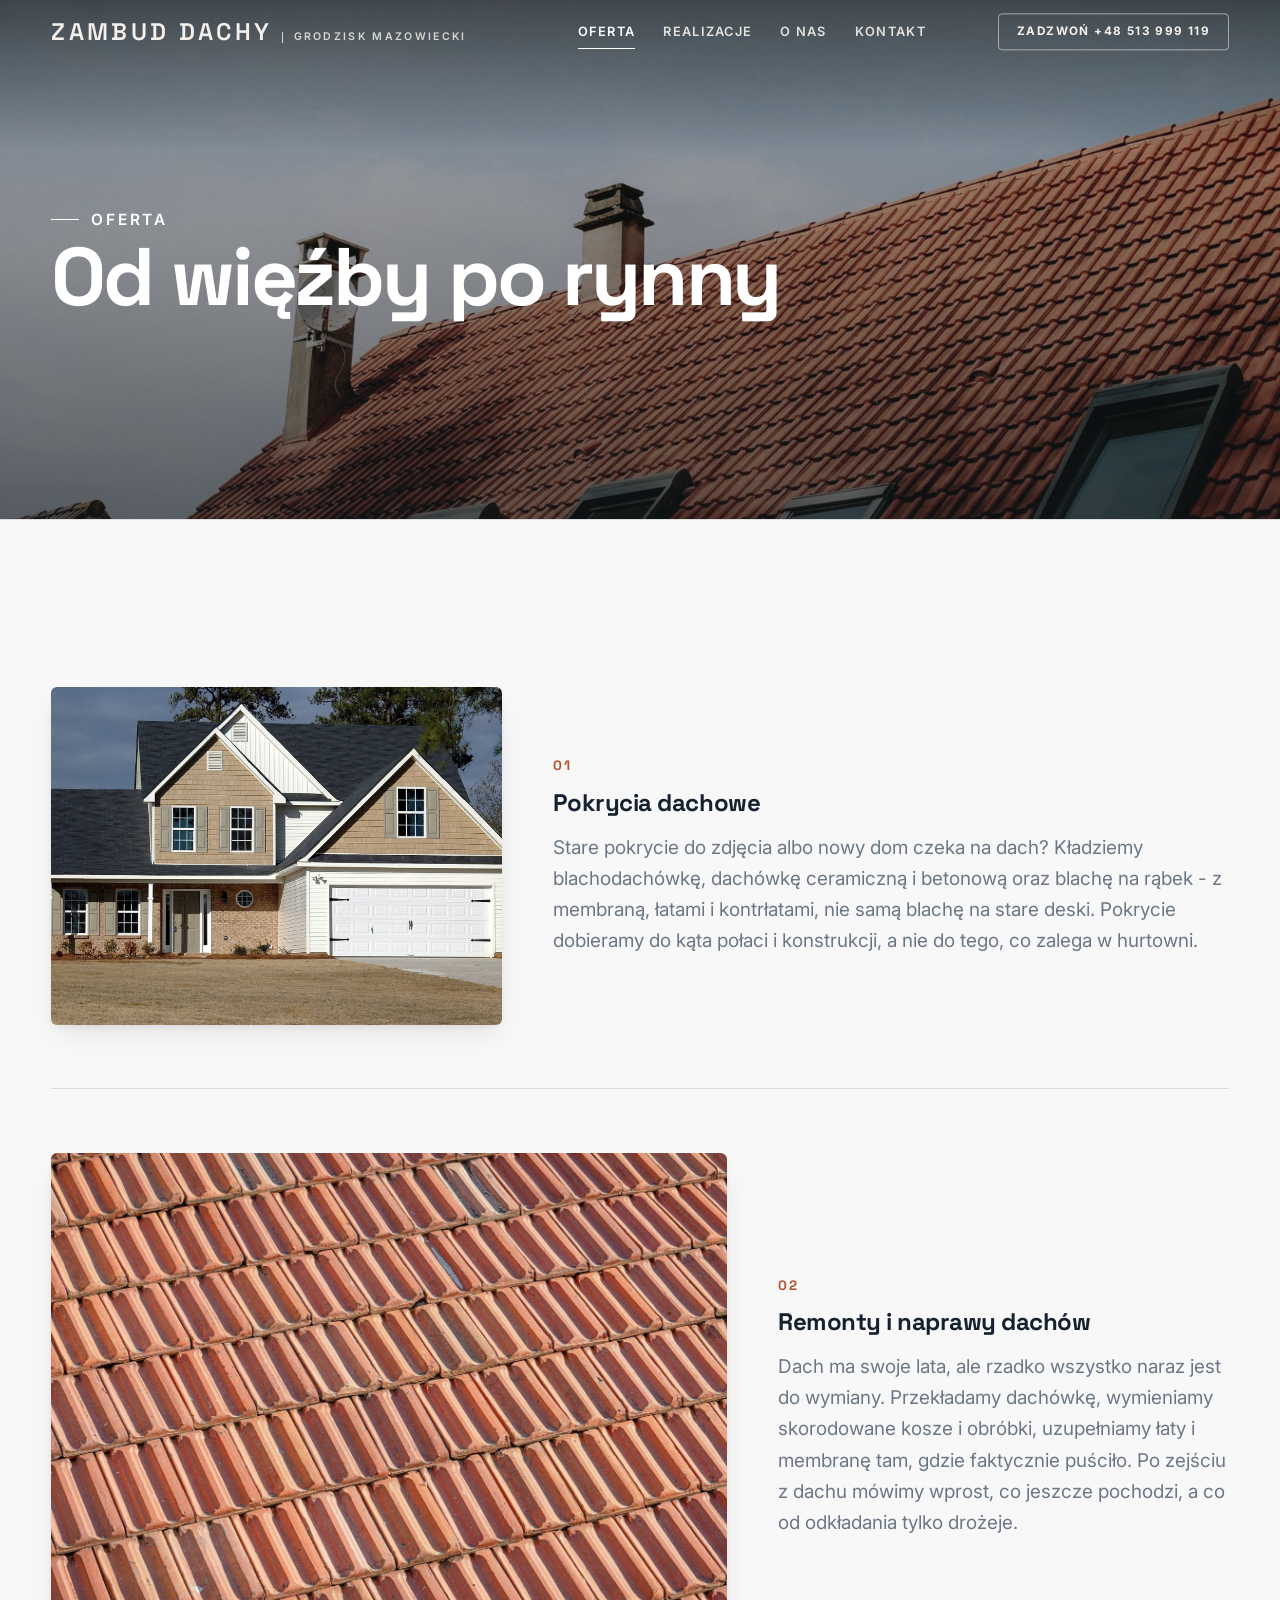
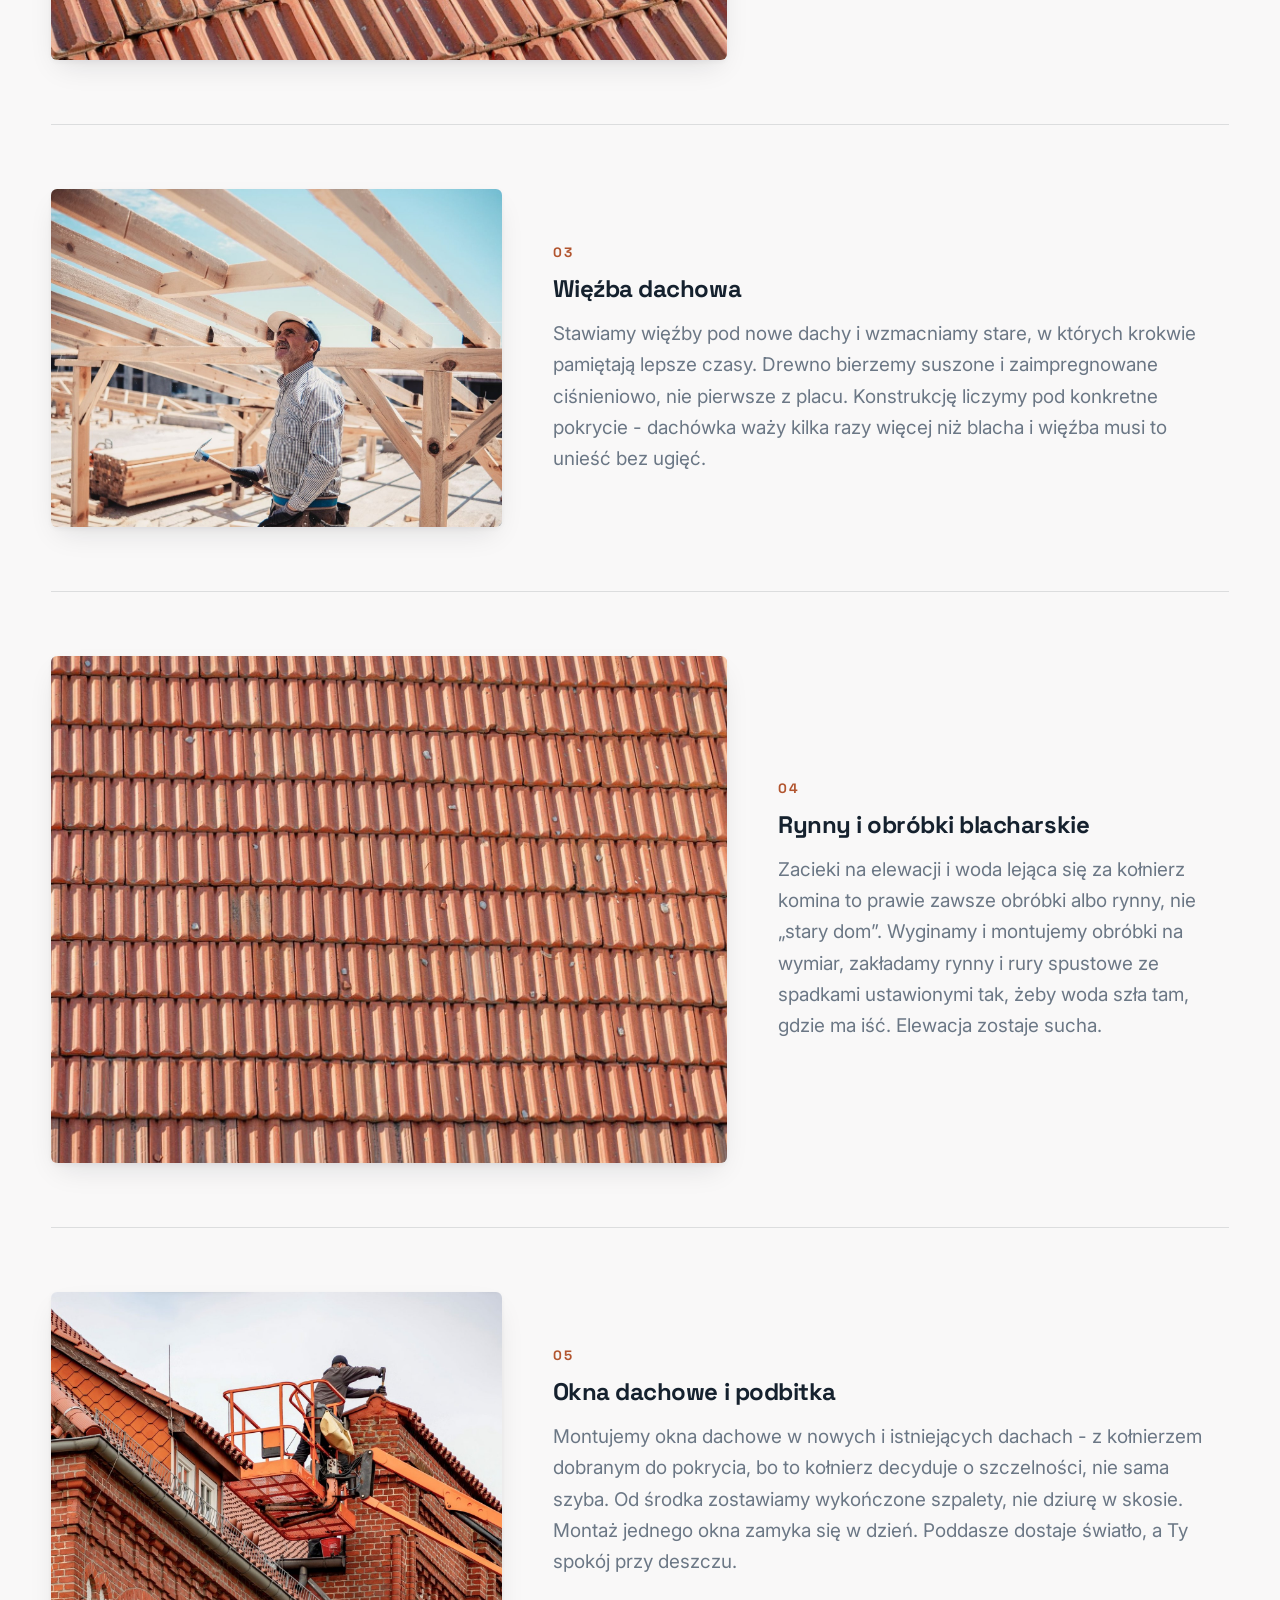
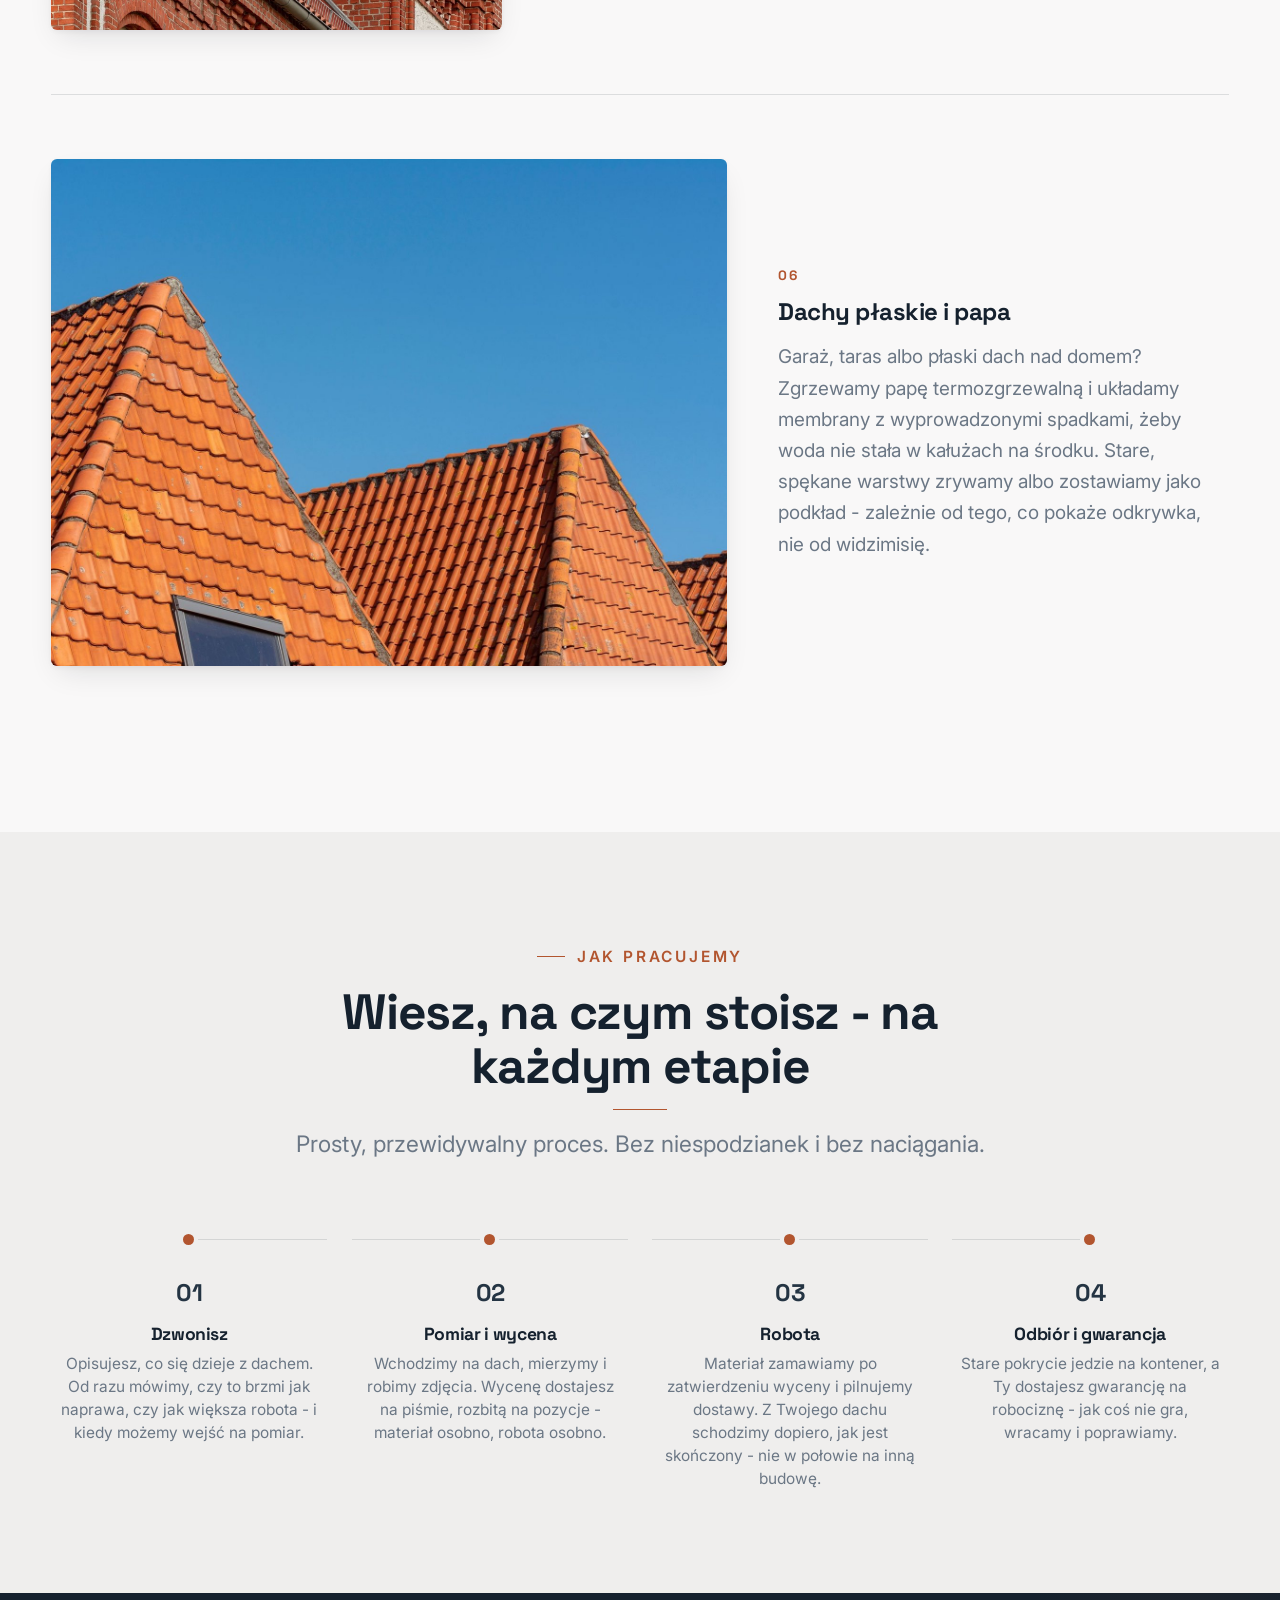
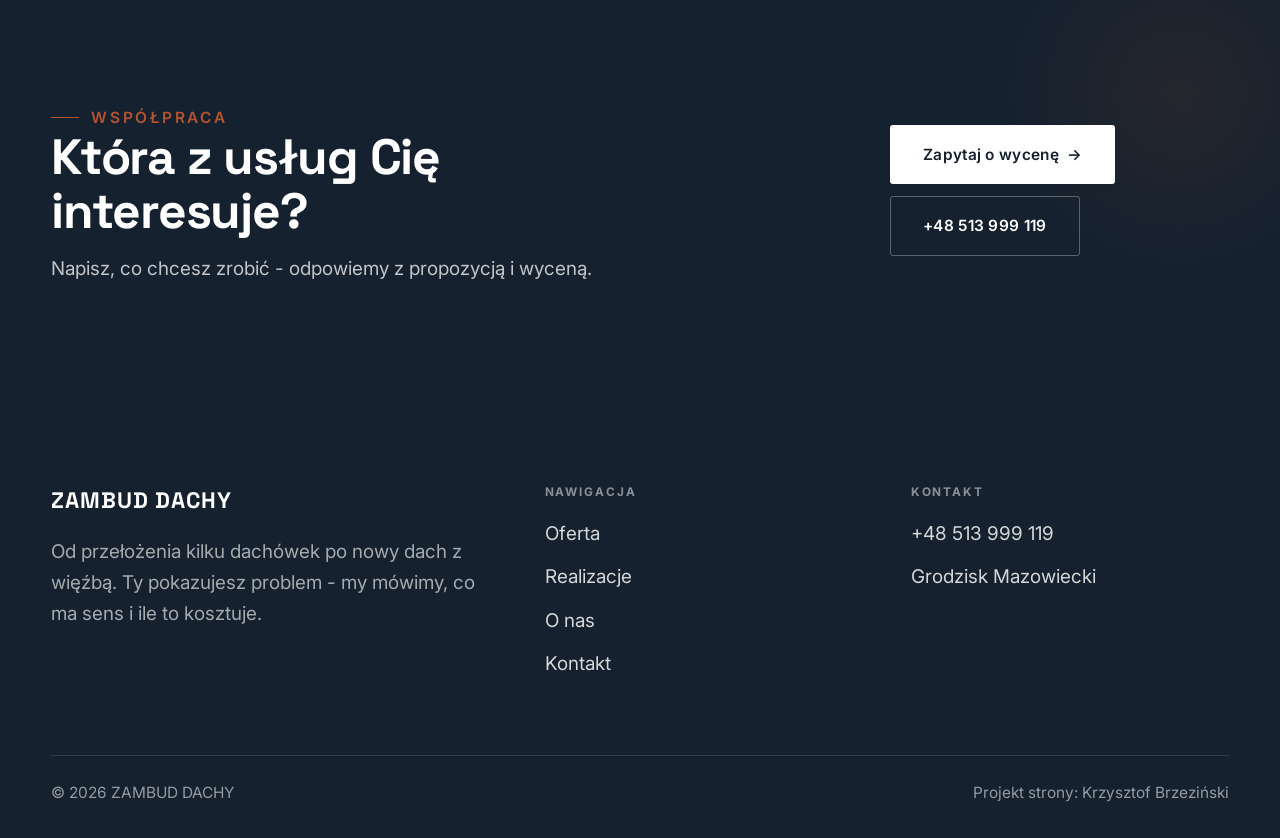
<file: oferta.html>
<!DOCTYPE html>
<html lang="pl">
<head>
<meta charset="UTF-8">
<meta name="viewport" content="width=device-width, initial-scale=1.0">
<title>Oferta - ZAMBUD DACHY</title>
<meta name="description" content="Dekarz w Grodzisku Mazowieckim: nowe pokrycia, remonty dachów, więźba, rynny i obróbki. Bezpłatny pomiar, cena przed robotą. Zadzwoń: +48 513 999 119.">
<link rel="preconnect" href="https://fonts.googleapis.com">
<link rel="preconnect" href="https://fonts.gstatic.com" crossorigin>
<link href="https://fonts.googleapis.com/css2?family=Space+Grotesk:wght@500;600;700&family=Inter:wght@400;500;600&display=swap" rel="stylesheet">
<link rel="stylesheet" href="assets/styles.css">
</head>
<body>

<header class="nav">
  <div class="wrap nav-inner">
    <a class="brand" href="index.html"><span class="name">ZAMBUD DACHY</span><span class="sub">Grodzisk Mazowiecki</span></a>
    <nav class="nav-links">
      <a href="oferta.html" class="active">Oferta</a>
      <a href="realizacje.html">Realizacje</a>
      <a href="o-nas.html">O nas</a>
      <a href="kontakt.html">Kontakt</a>
      <a href="tel:+48513999119" class="btn btn-accent">Zadzwoń +48 513 999 119</a>
    </nav>
    <button class="nav-toggle" aria-label="Menu"><span></span><span></span><span></span></button>
  </div>
</header>

<section class="pagehead">
  <img src="img/g2.jpg" alt="ZAMBUD DACHY - Od więźby po rynny">
  <div class="wrap">
    <span class="eyebrow">Oferta</span>
    <h1>Od więźby po rynny</h1>
  </div>
</section>
<section>
  <div class="wrap">
    <div class="svc-row reveal">
      <div class="svc-row-art"><img src="img/g11.jpg" alt="Pokrycia dachowe" loading="lazy"></div>
      <div>
        <span class="num">01</span>
        <h3>Pokrycia dachowe</h3>
        <p class="muted">Stare pokrycie do zdjęcia albo nowy dom czeka na dach? Kładziemy blachodachówkę, dachówkę ceramiczną i betonową oraz blachę na rąbek - z membraną, łatami i kontrłatami, nie samą blachę na stare deski. Pokrycie dobieramy do kąta połaci i konstrukcji, a nie do tego, co zalega w hurtowni.</p>
      </div>
    </div>
    <div class="svc-row rev reveal">
      <div class="svc-row-art"><img src="img/g12.jpg" alt="Remonty i naprawy dachów" loading="lazy"></div>
      <div>
        <span class="num">02</span>
        <h3>Remonty i naprawy dachów</h3>
        <p class="muted">Dach ma swoje lata, ale rzadko wszystko naraz jest do wymiany. Przekładamy dachówkę, wymieniamy skorodowane kosze i obróbki, uzupełniamy łaty i membranę tam, gdzie faktycznie puściło. Po zejściu z dachu mówimy wprost, co jeszcze pochodzi, a co od odkładania tylko drożeje.</p>
      </div>
    </div>
    <div class="svc-row reveal">
      <div class="svc-row-art"><img src="img/g13.jpg" alt="Więźba dachowa" loading="lazy"></div>
      <div>
        <span class="num">03</span>
        <h3>Więźba dachowa</h3>
        <p class="muted">Stawiamy więźby pod nowe dachy i wzmacniamy stare, w których krokwie pamiętają lepsze czasy. Drewno bierzemy suszone i zaimpregnowane ciśnieniowo, nie pierwsze z placu. Konstrukcję liczymy pod konkretne pokrycie - dachówka waży kilka razy więcej niż blacha i więźba musi to unieść bez ugięć.</p>
      </div>
    </div>
    <div class="svc-row rev reveal">
      <div class="svc-row-art"><img src="img/g14.jpg" alt="Rynny i obróbki blacharskie" loading="lazy"></div>
      <div>
        <span class="num">04</span>
        <h3>Rynny i obróbki blacharskie</h3>
        <p class="muted">Zacieki na elewacji i woda lejąca się za kołnierz komina to prawie zawsze obróbki albo rynny, nie „stary dom”. Wyginamy i montujemy obróbki na wymiar, zakładamy rynny i rury spustowe ze spadkami ustawionymi tak, żeby woda szła tam, gdzie ma iść. Elewacja zostaje sucha.</p>
      </div>
    </div>
    <div class="svc-row reveal">
      <div class="svc-row-art"><img src="img/about.jpg" alt="Okna dachowe i podbitka" loading="lazy"></div>
      <div>
        <span class="num">05</span>
        <h3>Okna dachowe i podbitka</h3>
        <p class="muted">Montujemy okna dachowe w nowych i istniejących dachach - z kołnierzem dobranym do pokrycia, bo to kołnierz decyduje o szczelności, nie sama szyba. Od środka zostawiamy wykończone szpalety, nie dziurę w skosie. Montaż jednego okna zamyka się w dzień. Poddasze dostaje światło, a Ty spokój przy deszczu.</p>
      </div>
    </div>
    <div class="svc-row rev reveal">
      <div class="svc-row-art"><img src="img/g1.jpg" alt="Dachy płaskie i papa" loading="lazy"></div>
      <div>
        <span class="num">06</span>
        <h3>Dachy płaskie i papa</h3>
        <p class="muted">Garaż, taras albo płaski dach nad domem? Zgrzewamy papę termozgrzewalną i układamy membrany z wyprowadzonymi spadkami, żeby woda nie stała w kałużach na środku. Stare, spękane warstwy zrywamy albo zostawiamy jako podkład - zależnie od tego, co pokaże odkrywka, nie od widzimisię.</p>
      </div>
    </div>
  </div>
</section>
<section class="proces">
  <div class="wrap">
    <div class="head center reveal">
      <span class="eyebrow">Jak pracujemy</span>
      <h2>Wiesz, na czym stoisz - na każdym etapie</h2>
      <p>Prosty, przewidywalny proces. Bez niespodzianek i bez naciągania.</p>
    </div>
    <ol class="proces-line">
      <li class="reveal"><span class="pno">01</span><h3>Dzwonisz</h3><p>Opisujesz, co się dzieje z dachem. Od razu mówimy, czy to brzmi jak naprawa, czy jak większa robota - i kiedy możemy wejść na pomiar.</p></li>
      <li class="reveal"><span class="pno">02</span><h3>Pomiar i wycena</h3><p>Wchodzimy na dach, mierzymy i robimy zdjęcia. Wycenę dostajesz na piśmie, rozbitą na pozycje - materiał osobno, robota osobno.</p></li>
      <li class="reveal"><span class="pno">03</span><h3>Robota</h3><p>Materiał zamawiamy po zatwierdzeniu wyceny i pilnujemy dostawy. Z Twojego dachu schodzimy dopiero, jak jest skończony - nie w połowie na inną budowę.</p></li>
      <li class="reveal"><span class="pno">04</span><h3>Odbiór i gwarancja</h3><p>Stare pokrycie jedzie na kontener, a Ty dostajesz gwarancję na robociznę - jak coś nie gra, wracamy i poprawiamy.</p></li>
    </ol>
  </div>
</section>
<section class="cta">
  <div class="wrap">
    <div class="reveal">
      <span class="eyebrow">Współpraca</span>
      <h2>Która z usług Cię interesuje?</h2>
      <p>Napisz, co chcesz zrobić - odpowiemy z propozycją i wyceną.</p>
    </div>
    <div class="cta-actions reveal">
      <a href="kontakt.html" class="btn btn-light">Zapytaj o wycenę <span class="arr">→</span></a>
      <a href="tel:+48513999119" class="btn btn-ghost" style="color:#fff;border-color:rgba(255,255,255,.3)">+48 513 999 119</a>
    </div>
  </div>
</section>

<footer>
  <div class="wrap">
    <div class="foot-grid">
      <div class="foot-brand">
        <div class="name">ZAMBUD DACHY</div>
        <p>Od przełożenia kilku dachówek po nowy dach z więźbą. Ty pokazujesz problem - my mówimy, co ma sens i ile to kosztuje.</p>
      </div>
      <div class="foot-col">
        <h4>Nawigacja</h4>
        <a href="oferta.html">Oferta</a>
        <a href="realizacje.html">Realizacje</a>
        <a href="o-nas.html">O nas</a>
        <a href="kontakt.html">Kontakt</a>
      </div>
      <div class="foot-col">
        <h4>Kontakt</h4>
        <a href="tel:+48513999119">+48 513 999 119</a>
        <p>Grodzisk Mazowiecki</p>
      </div>
    </div>
    <div class="foot-bot">
      <span>© 2026 ZAMBUD DACHY</span>
      <span>Projekt strony: Krzysztof Brzeziński</span>
    </div>
  </div>
</footer>
<div class="sticky-call"><a class="sc-call" href="tel:+48513999119"><svg class="ico-tel" width="16" height="16" viewBox="0 0 24 24" fill="none" aria-hidden="true"><path d="M6.6 10.8a15.5 15.5 0 0 0 6.6 6.6l2.2-2.2a1 1 0 0 1 1-.24 11.4 11.4 0 0 0 3.6.58 1 1 0 0 1 1 1V20a1 1 0 0 1-1 1A17 17 0 0 1 3 4a1 1 0 0 1 1-1h3.5a1 1 0 0 1 1 1c0 1.25.2 2.46.58 3.6a1 1 0 0 1-.25 1l-2.23 2.2Z" fill="currentColor"/></svg> Zadzwoń</a><a class="sc-quote" href="kontakt.html">Bezpłatna wycena</a></div>

<script src="assets/main.js"></script>
</body>
</html>
</file>
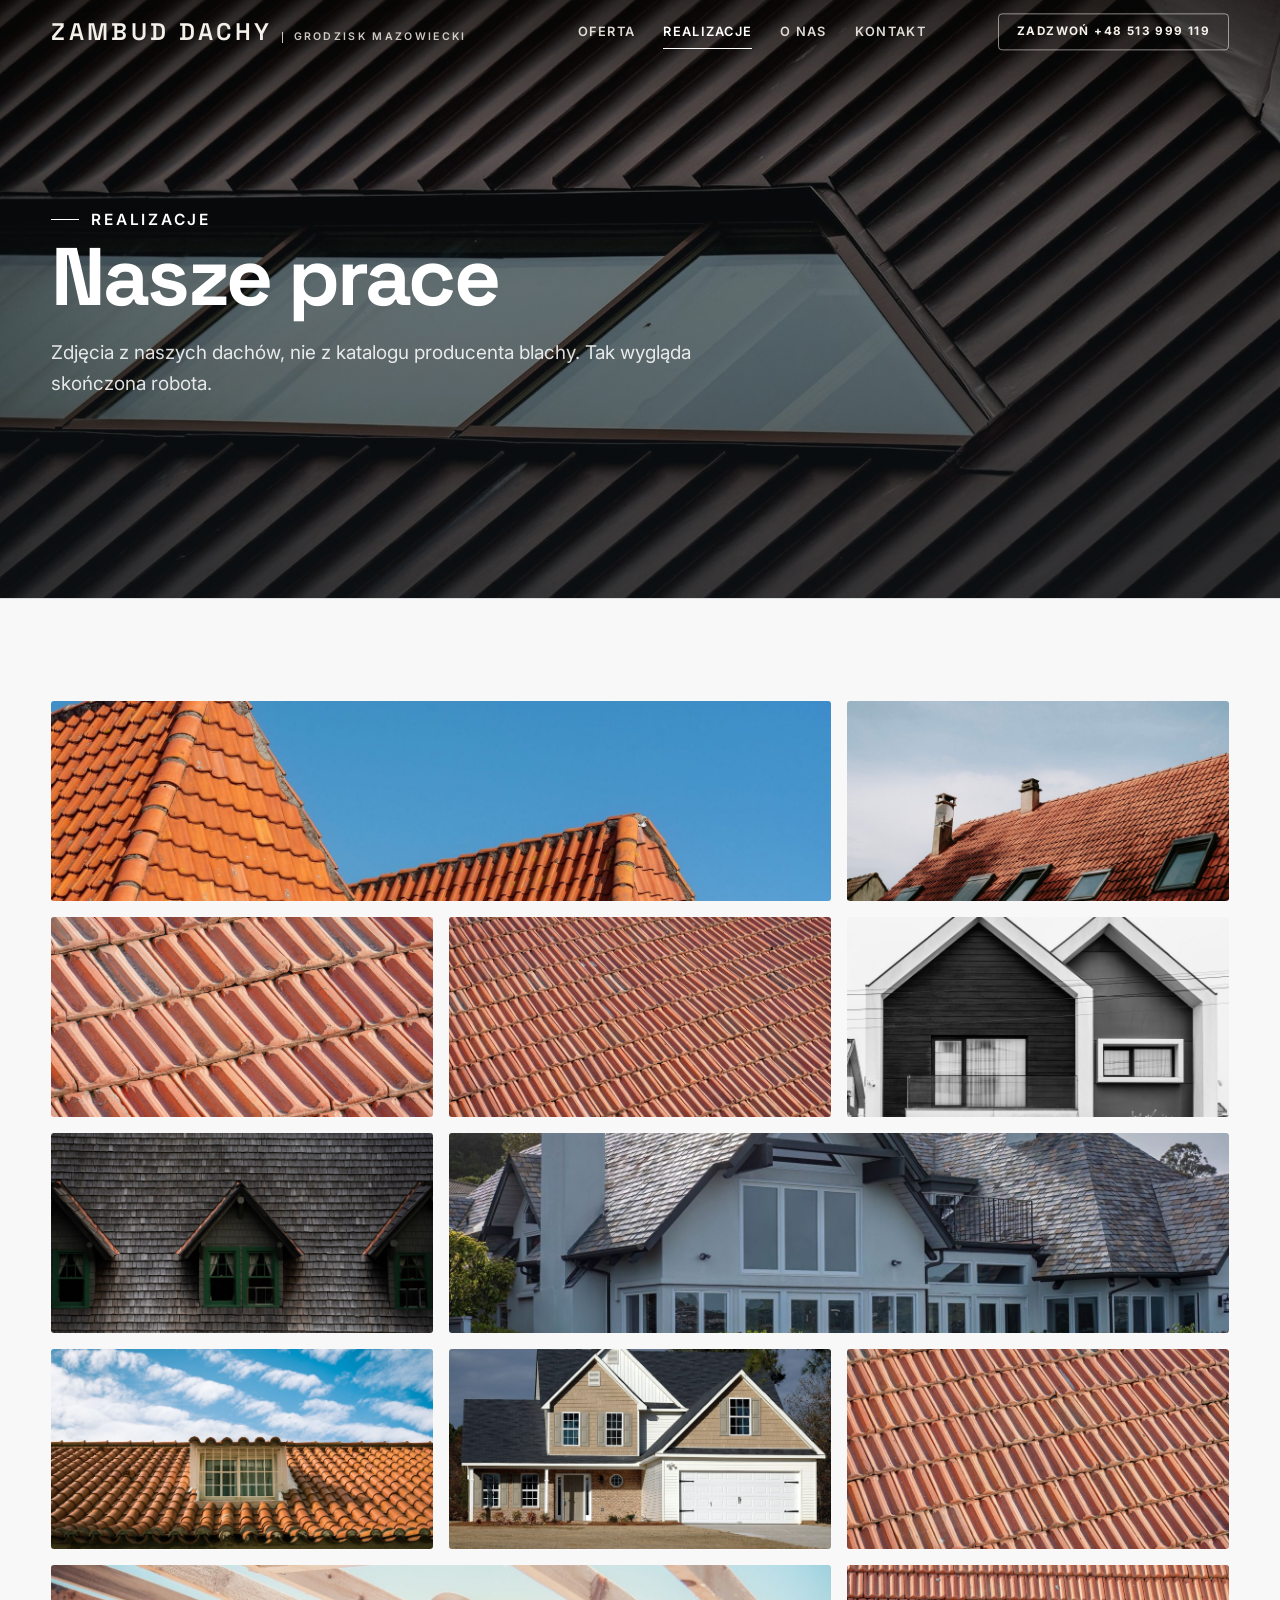
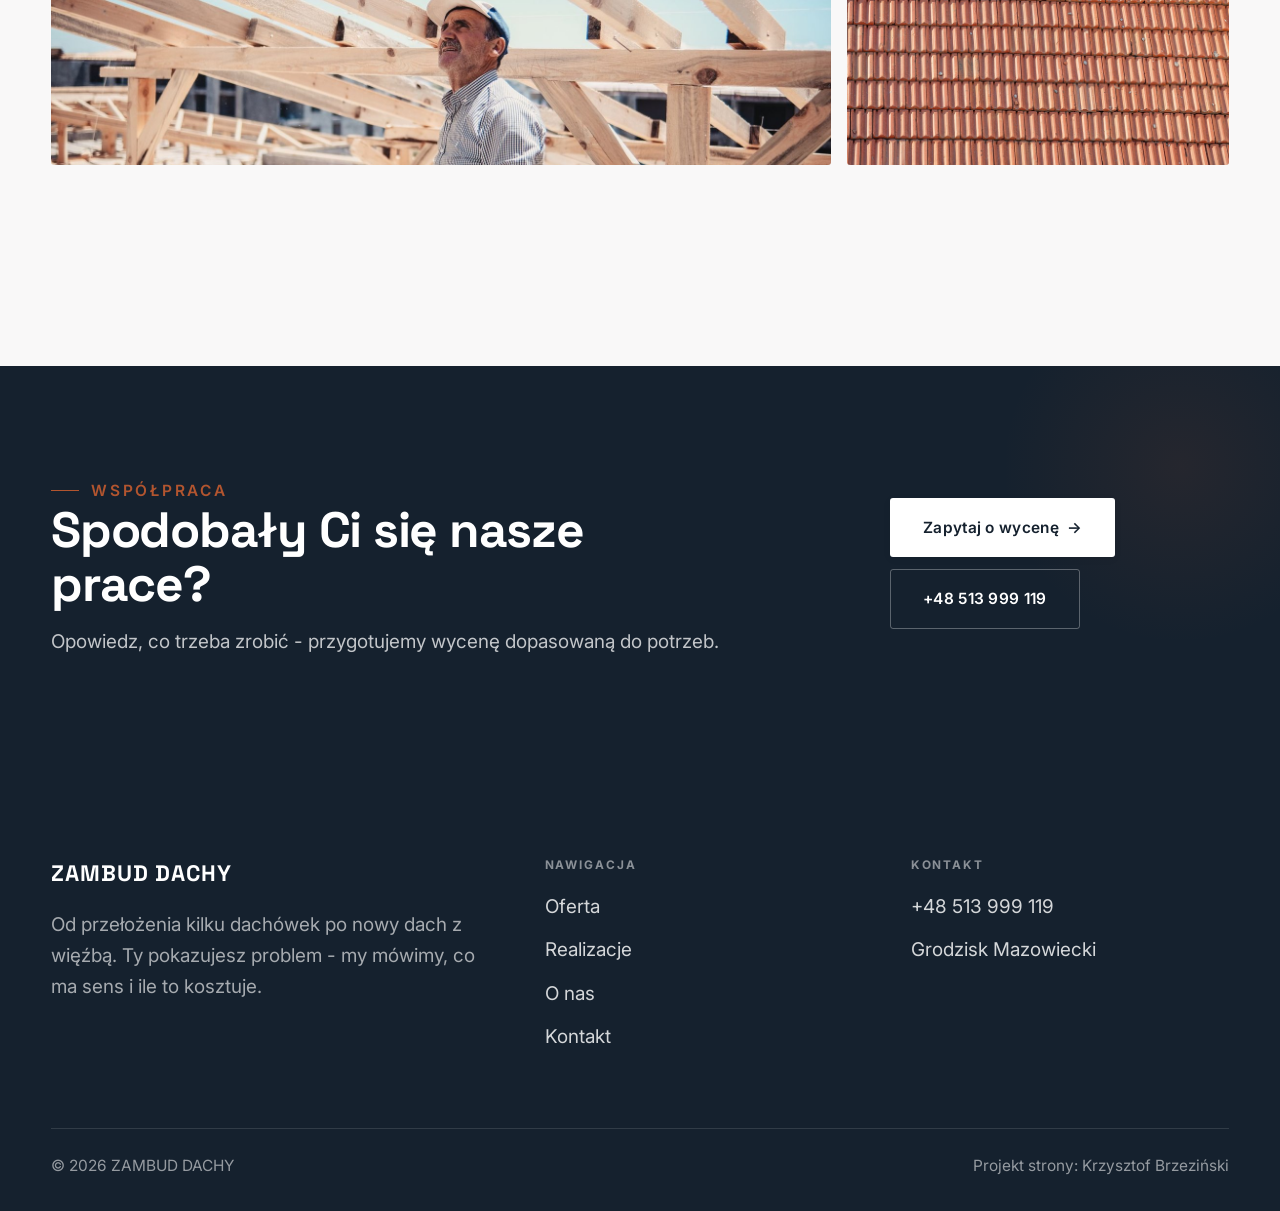
<file: realizacje.html>
<!DOCTYPE html>
<html lang="pl">
<head>
<meta charset="UTF-8">
<meta name="viewport" content="width=device-width, initial-scale=1.0">
<title>Realizacje - ZAMBUD DACHY</title>
<meta name="description" content="Realizacje ZAMBUD DACHY: Dach z blachodachówki, Dachówka ceramiczna, Więźba i membrana, Obróbki przy kominie, Okno dachowe">
<link rel="preconnect" href="https://fonts.googleapis.com">
<link rel="preconnect" href="https://fonts.gstatic.com" crossorigin>
<link href="https://fonts.googleapis.com/css2?family=Space+Grotesk:wght@500;600;700&family=Inter:wght@400;500;600&display=swap" rel="stylesheet">
<link rel="stylesheet" href="assets/styles.css">
</head>
<body>

<header class="nav">
  <div class="wrap nav-inner">
    <a class="brand" href="index.html"><span class="name">ZAMBUD DACHY</span><span class="sub">Grodzisk Mazowiecki</span></a>
    <nav class="nav-links">
      <a href="oferta.html">Oferta</a>
      <a href="realizacje.html" class="active">Realizacje</a>
      <a href="o-nas.html">O nas</a>
      <a href="kontakt.html">Kontakt</a>
      <a href="tel:+48513999119" class="btn btn-accent">Zadzwoń +48 513 999 119</a>
    </nav>
    <button class="nav-toggle" aria-label="Menu"><span></span><span></span><span></span></button>
  </div>
</header>

<section class="pagehead">
  <img src="img/g10.jpg" alt="ZAMBUD DACHY - Nasze prace">
  <div class="wrap">
    <span class="eyebrow">Realizacje</span>
    <h1>Nasze prace</h1>
    <p>Zdjęcia z naszych dachów, nie z katalogu producenta blachy. Tak wygląda skończona robota.</p>
  </div>
</section>
<section>
  <div class="wrap">
    <div class="gallery">
      <div class="tile t-two3 reveal"><img src="img/g1.jpg" alt="Dach z blachodachówki" loading="lazy"><div class="cap">Dach z blachodachówki</div></div>
      <div class="tile t-third reveal"><img src="img/g2.jpg" alt="Dachówka ceramiczna" loading="lazy"><div class="cap">Dachówka ceramiczna</div></div>
      <div class="tile t-third reveal"><img src="img/g3.jpg" alt="Więźba i membrana" loading="lazy"><div class="cap">Więźba i membrana</div></div>
      <div class="tile t-third reveal"><img src="img/g4.jpg" alt="Obróbki przy kominie" loading="lazy"><div class="cap">Obróbki przy kominie</div></div>
      <div class="tile t-third reveal"><img src="img/g5.jpg" alt="Okno dachowe" loading="lazy"><div class="cap">Okno dachowe</div></div>
      <div class="tile t-third reveal"><img src="img/g6.jpg" alt="Orynnowanie i podbitka" loading="lazy"><div class="cap">Orynnowanie i podbitka</div></div>
      <div class="tile t-two3 reveal"><img src="img/g7.jpg" alt="ZAMBUD DACHY" loading="lazy"></div>
      <div class="tile t-third reveal"><img src="img/g9.jpg" alt="ZAMBUD DACHY" loading="lazy"></div>
      <div class="tile t-third reveal"><img src="img/g11.jpg" alt="ZAMBUD DACHY" loading="lazy"></div>
      <div class="tile t-third reveal"><img src="img/g12.jpg" alt="ZAMBUD DACHY" loading="lazy"></div>
      <div class="tile t-two3 reveal"><img src="img/g13.jpg" alt="ZAMBUD DACHY" loading="lazy"></div>
      <div class="tile t-third reveal"><img src="img/g14.jpg" alt="ZAMBUD DACHY" loading="lazy"></div>
    </div>
    <p class="muted reveal" style="margin-top:var(--space-7);font-size:var(--text-sm);max-width:62ch">Zdjęcia poglądowe. Nasze realizacje z okolicy chętnie pokażemy na miejscu przy wycenie.</p>
  </div>
</section>
<section class="cta">
  <div class="wrap">
    <div class="reveal">
      <span class="eyebrow">Współpraca</span>
      <h2>Spodobały Ci się nasze prace?</h2>
      <p>Opowiedz, co trzeba zrobić - przygotujemy wycenę dopasowaną do potrzeb.</p>
    </div>
    <div class="cta-actions reveal">
      <a href="kontakt.html" class="btn btn-light">Zapytaj o wycenę <span class="arr">→</span></a>
      <a href="tel:+48513999119" class="btn btn-ghost" style="color:#fff;border-color:rgba(255,255,255,.3)">+48 513 999 119</a>
    </div>
  </div>
</section>

<footer>
  <div class="wrap">
    <div class="foot-grid">
      <div class="foot-brand">
        <div class="name">ZAMBUD DACHY</div>
        <p>Od przełożenia kilku dachówek po nowy dach z więźbą. Ty pokazujesz problem - my mówimy, co ma sens i ile to kosztuje.</p>
      </div>
      <div class="foot-col">
        <h4>Nawigacja</h4>
        <a href="oferta.html">Oferta</a>
        <a href="realizacje.html">Realizacje</a>
        <a href="o-nas.html">O nas</a>
        <a href="kontakt.html">Kontakt</a>
      </div>
      <div class="foot-col">
        <h4>Kontakt</h4>
        <a href="tel:+48513999119">+48 513 999 119</a>
        <p>Grodzisk Mazowiecki</p>
      </div>
    </div>
    <div class="foot-bot">
      <span>© 2026 ZAMBUD DACHY</span>
      <span>Projekt strony: Krzysztof Brzeziński</span>
    </div>
  </div>
</footer>
<div class="sticky-call"><a class="sc-call" href="tel:+48513999119"><svg class="ico-tel" width="16" height="16" viewBox="0 0 24 24" fill="none" aria-hidden="true"><path d="M6.6 10.8a15.5 15.5 0 0 0 6.6 6.6l2.2-2.2a1 1 0 0 1 1-.24 11.4 11.4 0 0 0 3.6.58 1 1 0 0 1 1 1V20a1 1 0 0 1-1 1A17 17 0 0 1 3 4a1 1 0 0 1 1-1h3.5a1 1 0 0 1 1 1c0 1.25.2 2.46.58 3.6a1 1 0 0 1-.25 1l-2.23 2.2Z" fill="currentColor"/></svg> Zadzwoń</a><a class="sc-quote" href="kontakt.html">Bezpłatna wycena</a></div>

<script src="assets/main.js"></script>
</body>
</html>
</file>
<file: assets/styles.css>
/* ============================================================
   STOLBASZ — premium, architektoniczny B2B fit-out
   Jasna paleta, zero brązu. System wg premium-web-craft.
   Projekt strony: Krzysztof Brzeziński
   ============================================================ */

:root{
  /* PALETA — jasna, architektoniczna, chłodna */
  --paper:#F4F6F8;          /* główne tło */
  --paper-2:#E7EBEF;        /* sekcje alternatywne (chłodny jasny szary) */
  --paper-3:#E7EBEF;        /* delikatne wypełnienia */
  --ink:#15212E;            /* tekst główny — chłodny grafit */
  --ink-soft:#243443;       /* nagłówki drugorzędne */
  --muted:#6B7785;          /* tekst poboczny */
  --line:rgba(21,33,46,.12);/* hairline */
  --accent:#E8A317;         /* stonowany petrol-slate — jedyny akcent */
  --accent-d:#C9870C;
  --accent-soft:rgba(232,163,23,.10);
  --dark:#15212E;           /* sekcje ciemne (stopka/CTA) */

  /* ODSTĘPY — skala 4/8 */
  --space-1:4px; --space-2:8px; --space-3:12px; --space-4:16px; --space-5:24px;
  --space-6:32px; --space-7:48px; --space-8:64px; --space-9:96px; --space-10:128px;

  /* TYPOGRAFIA — fluid clamp() (skala podbita 16.07.2026: większe, czytelniejsze litery — uwaga Adama) */
  --text-sm:clamp(.9rem,.87rem + .12vw,1rem);
  --text-base:clamp(1.08rem,1.04rem + .18vw,1.2rem);
  --text-lg:clamp(1.24rem,1.15rem + .34vw,1.44rem);
  --text-h3:clamp(1.34rem,1.22rem + .55vw,1.66rem);
  --text-h2:clamp(2.1rem,1.66rem + 2.1vw,3.1rem);
  --text-h1:clamp(2.9rem,2.1rem + 4vw,5.1rem);

  /* PROMIENIE — architektoniczne, raczej ostre */
  --r-sm:3px; --r-md:6px; --r-lg:10px;

  /* RUCH */
  --ease:cubic-bezier(.25,.46,.45,.94); --dur:.24s;

  /* CIENIE — miękkie, warstwowe */
  --sh-sm:0 1px 2px rgba(16,24,32,.04), 0 2px 8px rgba(16,24,32,.05);
  --sh-md:0 2px 6px rgba(16,24,32,.05), 0 12px 28px -8px rgba(16,24,32,.12);
  --sh-lg:0 6px 14px rgba(16,24,32,.07), 0 26px 56px -18px rgba(16,24,32,.22);

  --hairline:1px solid var(--line);

  --font-display:'Space Grotesk','Inter',sans-serif;
  --font-body:'Inter',sans-serif;
}

*{box-sizing:border-box;margin:0;padding:0}
html{scroll-behavior:smooth}
body{
  font-family:var(--font-body);
  font-size:var(--text-base);
  line-height:1.65;
  color:var(--ink);
  background:var(--paper);
  -webkit-font-smoothing:antialiased;
  text-rendering:optimizeLegibility;
}
img{max-width:100%;display:block}
a{color:inherit;text-decoration:none}

.wrap{width:min(92%,1180px);margin-inline:auto}
section{padding-block:clamp(52px,6.5vw,96px)}

h1,h2,h3{font-family:var(--font-display);font-weight:700;line-height:1.08;letter-spacing:-.02em;color:var(--ink)}
h1{font-size:var(--text-h1);letter-spacing:-.035em}
h2{font-size:var(--text-h2);letter-spacing:-.025em}
h3{font-size:var(--text-h3)}
p{max-width:65ch}

.eyebrow{
  font-family:var(--font-body);
  font-size:var(--text-sm);
  font-weight:600;
  letter-spacing:.18em;
  text-transform:uppercase;
  color:var(--accent);
  display:inline-flex;align-items:center;gap:var(--space-3);
}
.eyebrow::before{content:"";width:28px;height:1px;background:var(--accent);display:inline-block}

.muted{color:var(--muted)}
.lead{font-size:var(--text-lg);line-height:1.55;color:var(--ink-soft);max-width:50ch}

/* ---------- BUTTONS ---------- */
.btn{
  display:inline-flex;align-items:center;gap:var(--space-2);
  font-weight:600;font-size:var(--text-sm);letter-spacing:.02em;
  padding:var(--space-4) var(--space-6);
  border-radius:var(--r-sm);
  transition:transform var(--dur) var(--ease),box-shadow var(--dur) var(--ease),background var(--dur) var(--ease);
  cursor:pointer;border:1px solid transparent;
}
.btn-accent{background:var(--accent);color:#fff;box-shadow:var(--sh-sm)}
.btn-accent:hover{background:var(--accent-d);transform:translateY(-2px);box-shadow:var(--sh-md)}
.btn-accent:active{transform:translateY(0);box-shadow:var(--sh-sm)}
.btn-ghost{background:transparent;color:var(--ink);border-color:var(--line)}
.btn-ghost:hover{border-color:var(--accent);color:var(--accent);transform:translateY(-2px)}
.btn-light{background:#fff;color:var(--ink);box-shadow:var(--sh-sm)}
.btn-light:hover{transform:translateY(-2px);box-shadow:var(--sh-md)}
.btn .arr{transition:transform var(--dur) var(--ease)}
.btn:hover .arr{transform:translateX(4px)}

/* ---------- NAV ---------- */
.nav{
  position:sticky;top:0;z-index:50;
  background:color-mix(in srgb,var(--paper) 88%,transparent);
  backdrop-filter:saturate(140%) blur(10px);
  border-bottom:var(--hairline);
}
.nav-inner{display:flex;align-items:center;justify-content:space-between;height:72px}
.brand{display:flex;flex-direction:column;line-height:1}
.brand .name{font-family:var(--font-display);font-weight:800;font-size:1.35rem;letter-spacing:.04em}
.brand .sub{font-size:.62rem;letter-spacing:.34em;text-transform:uppercase;color:var(--muted);margin-top:5px}
.nav-links{display:flex;align-items:center;gap:var(--space-6)}
.nav-links a{font-size:var(--text-sm);font-weight:500;color:var(--ink-soft);position:relative;padding-block:4px;transition:color var(--dur) var(--ease)}
.nav-links a::after{content:"";position:absolute;left:0;bottom:0;width:0;height:1.5px;background:var(--accent);transition:width var(--dur) var(--ease)}
.nav-links a:hover,.nav-links a.active{color:var(--ink)}
.nav-links a:hover::after,.nav-links a.active::after{width:100%}
.nav-links .btn{padding:var(--space-2) var(--space-5)}
/* przyciski w nav: właściwy kolor (przebij .nav-links a) + bez podkreślenia */
.nav-links a.btn-accent{color:#fff}
.nav-links a.btn-ghost,.nav-links a.btn-light{color:var(--ink)}
.nav-links a.btn::after{display:none}
.nav-toggle{display:none;background:none;border:none;cursor:pointer;flex-direction:column;gap:5px;padding:8px}
.nav-toggle span{width:24px;height:2px;background:var(--ink);transition:var(--dur)}

/* ---------- HERO (split) ---------- */
.hero{position:relative;overflow:hidden;border-bottom:var(--hairline)}
.hero-grid{display:grid;grid-template-columns:1.05fr .95fr;gap:clamp(24px,4vw,60px);align-items:center;
  padding-block:clamp(36px,4.5vw,64px)}
.hero-copy .eyebrow{margin-bottom:var(--space-5)}
.hero-copy h1{margin-bottom:var(--space-5)}
.hero-copy .lead{margin-bottom:var(--space-7)}
.hero-actions{display:flex;flex-wrap:wrap;gap:var(--space-4)}
.hero-art{position:relative;aspect-ratio:4/3;border-radius:var(--r-lg);overflow:hidden;box-shadow:var(--sh-lg)}
.hero-art img{width:100%;height:100%;object-fit:cover}
.hero-art::after{content:"";position:absolute;inset:0;background:linear-gradient(180deg,transparent 55%,rgba(18,24,28,.28))}
.hero-badge{position:absolute;left:var(--space-5);bottom:var(--space-5);z-index:2;
  background:rgba(252,252,251,.94);backdrop-filter:blur(4px);
  border-radius:var(--r-md);padding:var(--space-4) var(--space-5);box-shadow:var(--sh-md);max-width:78%}
.hero-badge strong{display:block;font-family:var(--font-display);font-size:1rem;letter-spacing:-.01em}
.hero-badge span{font-size:var(--text-sm);color:var(--muted)}

/* ---------- HERO duży / kinowy (strona główna) ---------- */
.hero-cine{position:relative;min-height:clamp(560px,82vh,840px);min-height:clamp(560px,82svh,840px);display:flex;align-items:center;overflow:hidden;border-bottom:var(--hairline)}
.hero-cine>img{position:absolute;inset:0;width:100%;height:100%;object-fit:cover;z-index:0}
.hero-cine::after{content:"";position:absolute;inset:0;z-index:1;
  background:linear-gradient(95deg,rgba(13,18,23,.86) 0%,rgba(13,18,23,.64) 32%,rgba(13,18,23,.24) 62%,rgba(13,18,23,.04) 100%)}
.hero-cine .wrap{position:relative;z-index:2;padding-block:var(--space-8)}
.hero-cine .hero-copy{max-width:660px}
.hero-cine .eyebrow{color:#fff;margin-bottom:var(--space-5)}
.hero-cine .eyebrow::before{background:#fff}
.hero-cine h1{color:#fff;margin-bottom:var(--space-5);font-size:clamp(2.9rem,2rem + 4.4vw,5.2rem)}
.hero-cine .lead{color:rgba(255,255,255,.92);max-width:48ch;margin-bottom:var(--space-7)}
.hero-cine .hero-actions{display:flex;flex-wrap:wrap;gap:var(--space-4)}
@media(max-width:680px){
  .hero-cine{min-height:clamp(520px,76vh,640px);min-height:clamp(520px,76svh,640px);align-items:flex-end}
  .hero-cine::after{background:linear-gradient(0deg,rgba(13,18,23,.9) 6%,rgba(13,18,23,.45) 55%,rgba(13,18,23,.25) 100%)}
  .hero-cine .wrap{padding-bottom:var(--space-9)}
}

/* full-bleed hero variant (podstrony) */
.pagehead{position:relative;min-height:46vh;min-height:46svh;display:flex;align-items:flex-end;overflow:hidden;border-bottom:var(--hairline)}
.pagehead img{position:absolute;inset:0;width:100%;height:100%;object-fit:cover}
.pagehead::after{content:"";position:absolute;inset:0;background:linear-gradient(180deg,rgba(18,24,28,.25),rgba(18,24,28,.62))}
.pagehead .wrap{position:relative;z-index:2;padding-block:var(--space-9);color:#fff}
.pagehead h1{color:#fff;max-width:18ch}
.pagehead .eyebrow{color:#fff}
.pagehead .eyebrow::before{background:#fff}
.pagehead p{color:rgba(255,255,255,.86);margin-top:var(--space-4);max-width:54ch}

/* ---------- STRIP (pasek skrótów / liczby) ---------- */
.strip{background:var(--dark);color:#fff}
.strip .wrap{display:grid;grid-template-columns:repeat(4,1fr);gap:var(--space-6);padding-block:var(--space-8)}
.strip .item .k{font-family:var(--font-display);font-size:clamp(1.6rem,1.2rem + 1.4vw,2.4rem);font-weight:800;letter-spacing:-.02em;color:#fff}
.strip .item .v{font-size:var(--text-sm);color:rgba(255,255,255,.66);margin-top:var(--space-2);line-height:1.45}
.strip .item{border-left:2px solid var(--accent);padding-left:var(--space-5)}

/* ---------- SECTION HEAD ---------- */
.head{max-width:48rem;margin-bottom:var(--space-8)}
.head.center{margin-inline:auto;text-align:center}
.head .eyebrow{margin-bottom:var(--space-4)}
.head h2{margin-bottom:var(--space-4)}
.head p{color:var(--muted);font-size:var(--text-lg);line-height:1.55}
.head.center p{margin-inline:auto}

/* ---------- INTRO SPLIT ---------- */
.split{display:grid;grid-template-columns:.92fr 1.08fr;gap:clamp(28px,5vw,80px);align-items:center}
.split.rev{grid-template-columns:1.08fr .92fr}
.split.rev .split-art{order:-1}
.split-art{position:relative;aspect-ratio:5/4;border-radius:var(--r-lg);overflow:hidden;box-shadow:var(--sh-lg)}
.split-art img{width:100%;height:100%;object-fit:cover}
.split-copy h2{margin-bottom:var(--space-5)}
.split-copy p+p{margin-top:var(--space-4)}
.split-copy .btn{margin-top:var(--space-6)}

/* ---------- SERVICES (zakres) ---------- */
.svc-grid{display:grid;grid-template-columns:repeat(auto-fit,minmax(280px,1fr));gap:var(--space-5)}
.svc{background:#fff;border:var(--hairline);border-radius:var(--r-md);padding:var(--space-7) var(--space-6);
  transition:transform var(--dur) var(--ease),box-shadow var(--dur) var(--ease),border-color var(--dur) var(--ease);
  position:relative;overflow:hidden}
.svc::before{content:"";position:absolute;left:0;top:0;width:3px;height:0;background:var(--accent);transition:height var(--dur) var(--ease)}
.svc:hover{transform:translateY(-4px);box-shadow:var(--sh-md);border-color:transparent}
.svc:hover::before{height:100%}
.svc .ic{font-family:var(--font-display);font-size:.8rem;font-weight:700;letter-spacing:.12em;color:var(--accent);margin-bottom:var(--space-4)}
.svc h3{margin-bottom:var(--space-3);font-size:1.22rem}
.svc p{color:var(--muted);font-size:var(--text-base);line-height:1.6}

/* big detailed service rows */
.svc-row{display:grid;grid-template-columns:.8fr 1.2fr;gap:clamp(20px,4vw,60px);align-items:center;padding-block:var(--space-8)}
.svc-row+.svc-row{border-top:var(--hairline)}
.svc-row.rev{grid-template-columns:1.2fr .8fr}
.svc-row.rev .svc-row-art{order:-1}
.svc-row-art{aspect-ratio:4/3;border-radius:var(--r-md);overflow:hidden;box-shadow:var(--sh-md)}
.svc-row-art img{width:100%;height:100%;object-fit:cover}
.svc-row h3{font-size:1.5rem;margin-bottom:var(--space-4)}
.svc-row .num{font-family:var(--font-display);font-size:.85rem;font-weight:700;letter-spacing:.14em;color:var(--accent);display:block;margin-bottom:var(--space-3)}
.svc-row ul{list-style:none;margin-top:var(--space-4);display:flex;flex-direction:column;gap:var(--space-2)}
.svc-row li{position:relative;padding-left:var(--space-5);color:var(--muted);font-size:var(--text-base)}
.svc-row li::before{content:"";position:absolute;left:0;top:.62em;width:8px;height:1px;background:var(--accent)}

/* ---------- GALLERY (realizacje) ---------- */
.gallery{display:grid;grid-template-columns:repeat(12,1fr);gap:var(--space-4);grid-auto-rows:200px}
/* GALERIA MASONRY — pionowe zdjęcia (portrety beauty/wellness) bez przycinania: kolumny, height auto */
.gallery-masonry{column-count:3;column-gap:var(--space-4)}
@media(max-width:900px){.gallery-masonry{column-count:2}}
@media(max-width:560px){.gallery-masonry{column-count:1}}
.gallery-masonry .m-tile{break-inside:avoid;margin:0 0 var(--space-4);padding:0;position:relative;overflow:hidden;border-radius:var(--r-md);border:1px solid var(--line)}
.gallery-masonry .m-tile img{width:100%;height:auto;display:block}
.gallery-masonry .m-tile .cap{position:absolute;left:0;right:0;bottom:0;padding:var(--space-4);color:#fff;background:linear-gradient(0deg,rgba(0,0,0,.55),transparent);font-size:var(--text-sm)}
.gallery-masonry .m-tile .cap small{display:block;font-weight:400;opacity:.78;letter-spacing:.04em;text-transform:uppercase;font-size:.66rem;margin-top:3px}
.tile{position:relative;overflow:hidden;border-radius:var(--r-md);box-shadow:var(--sh-sm);
  transition:transform var(--dur) var(--ease),box-shadow var(--dur) var(--ease)}
.tile img{width:100%;height:100%;object-fit:cover;transition:transform .6s var(--ease)}
.tile:hover{box-shadow:var(--sh-md)}
.tile:hover img{transform:scale(1.05)}
.tile .cap{position:absolute;left:0;right:0;bottom:0;padding:var(--space-5) var(--space-4) var(--space-4);
  background:linear-gradient(transparent,rgba(18,24,28,.78));color:#fff;
  font-size:var(--text-sm);font-weight:600;letter-spacing:.01em;
  opacity:0;transform:translateY(8px);transition:var(--dur) var(--ease)}
.tile:hover .cap{opacity:1;transform:translateY(0)}
.tile .cap small{display:block;font-weight:400;opacity:.78;letter-spacing:.04em;text-transform:uppercase;font-size:.66rem;margin-top:3px}
/* bento spans */
.t-wide{grid-column:span 6}
.t-tall{grid-column:span 6;grid-row:span 2}
.t-std{grid-column:span 6}
.t-third{grid-column:span 4}
.t-two3{grid-column:span 8}

/* ---------- TRUST / WIARYGODNOŚĆ ---------- */
.trust{background:var(--paper-2)}
.trust-grid{display:grid;grid-template-columns:repeat(auto-fit,minmax(240px,1fr));gap:var(--space-5);margin-top:var(--space-7)}
.trust-card{background:#fff;border-radius:var(--r-md);padding:var(--space-7) var(--space-6);box-shadow:var(--sh-sm);border-top:3px solid var(--accent)}
.trust-card .big{font-family:var(--font-display);font-size:clamp(1.8rem,1.3rem + 1.6vw,2.6rem);font-weight:800;letter-spacing:-.02em;color:var(--ink);line-height:1}
.trust-card h3{font-size:1.12rem;margin:var(--space-3) 0 var(--space-2)}
.trust-card p{color:var(--muted);font-size:var(--text-base);line-height:1.55}

/* ---------- CTA band ---------- */
.cta{background:var(--dark);color:#fff;position:relative;overflow:hidden}
.cta .wrap{display:grid;grid-template-columns:1.4fr .6fr;gap:var(--space-7);align-items:center;position:relative;z-index:2}
.cta h2{color:#fff;max-width:20ch}
.cta p{color:rgba(255,255,255,.74);margin-top:var(--space-4)}
.cta-actions{display:flex;flex-direction:column;gap:var(--space-3);align-items:flex-start}
.cta::before{content:"";position:absolute;right:-80px;top:-80px;width:360px;height:360px;border-radius:50%;
  background:radial-gradient(circle,var(--accent-soft),transparent 70%)}

/* ---------- CONTACT ---------- */
.contact-grid{display:grid;grid-template-columns:.85fr 1.15fr;gap:clamp(28px,4vw,56px);align-items:start}
.info-list{display:flex;flex-direction:column;gap:var(--space-2)}
.info-row{display:flex;gap:var(--space-4);align-items:flex-start;padding-block:var(--space-4);border-bottom:var(--hairline)}
.info-row .ic{flex:none;width:42px;height:42px;display:grid;place-items:center;border-radius:50%;
  background:var(--accent-soft);color:var(--accent);font-size:1.05rem}
.info-row .lbl{font-size:.72rem;letter-spacing:.14em;text-transform:uppercase;color:var(--muted)}
.info-row .val{font-weight:600;font-size:var(--text-base);margin-top:2px}
.info-row a.val:hover{color:var(--accent)}
.map{border:none;border-radius:var(--r-lg);box-shadow:var(--sh-md);width:100%;height:100%;min-height:380px;filter:grayscale(.2) contrast(1.02)}
.form{background:#fff;border:var(--hairline);border-radius:var(--r-lg);padding:clamp(24px,3vw,40px);box-shadow:var(--sh-sm)}
.form .fld{margin-bottom:var(--space-5)}
.form label{display:block;font-size:var(--text-sm);font-weight:600;margin-bottom:var(--space-2)}
.form input,.form textarea{width:100%;font-family:inherit;font-size:var(--text-base);color:var(--ink);
  padding:var(--space-4);border:var(--hairline);border-radius:var(--r-sm);background:var(--paper);transition:border-color var(--dur)}
.form input:focus,.form textarea:focus{outline:none;border-color:var(--accent);background:#fff}
.form textarea{resize:vertical;min-height:120px}
.form .note{font-size:var(--text-sm);color:var(--muted);margin-top:var(--space-3)}

/* ---------- FOOTER ---------- */
footer{background:var(--dark);color:#fff;padding-block:var(--space-9) var(--space-6)}
.foot-grid{display:grid;grid-template-columns:1.4fr 1fr 1fr;gap:var(--space-7);margin-bottom:var(--space-8)}
.foot-brand .name{font-family:var(--font-display);font-weight:800;font-size:1.4rem;letter-spacing:.04em}
.foot-brand p{color:rgba(255,255,255,.62);margin-top:var(--space-4);font-size:var(--text-base);max-width:38ch}
.foot-col h4{font-size:.74rem;letter-spacing:.16em;text-transform:uppercase;color:rgba(255,255,255,.5);margin-bottom:var(--space-4)}
.foot-col a,.foot-col p{display:block;color:rgba(255,255,255,.82);font-size:var(--text-base);margin-bottom:var(--space-3)}
.foot-col a:hover{color:#fff}
.foot-bot{border-top:1px solid rgba(255,255,255,.12);padding-top:var(--space-5);display:flex;justify-content:space-between;flex-wrap:wrap;gap:var(--space-3);
  font-size:var(--text-sm);color:rgba(255,255,255,.55)}
.foot-bot a:hover{color:#fff}

/* ---------- REVEAL ---------- */
.reveal{opacity:0;transform:translateY(22px);transition:opacity .6s var(--ease),transform .6s var(--ease)}
.reveal.in{opacity:1;transform:none}

/* ---------- RESPONSIVE ---------- */
@media(max-width:920px){
  .hero-grid,.split,.split.rev,.svc-row,.svc-row.rev,.cta .wrap,.contact-grid,.foot-grid{grid-template-columns:1fr}
  .split.rev .split-art,.svc-row.rev .svc-row-art{order:0}
  .hero-art{aspect-ratio:16/10;max-height:420px}
  .strip .wrap{grid-template-columns:repeat(2,1fr);gap:var(--space-7)}
  .gallery{grid-auto-rows:180px}
  .t-wide,.t-tall,.t-std,.t-third,.t-two3{grid-column:span 6}
  .t-tall{grid-row:span 1}
  .cta-actions{flex-direction:row;flex-wrap:wrap}
  .foot-grid{gap:var(--space-6)}
}
@media(max-width:680px){
  .nav-links{position:fixed;inset:72px 0 auto 0;background:var(--paper);flex-direction:column;align-items:stretch;
    gap:0;padding:var(--space-4) 6%;border-bottom:var(--hairline);box-shadow:var(--sh-md);
    transform:translateY(-120%);transition:transform var(--dur) var(--ease)}
  .nav-links.open{transform:translateY(0)}
  .nav-links a{padding-block:var(--space-4);border-bottom:var(--hairline)}
  .nav-links .btn{margin-top:var(--space-3);justify-content:center}
  .nav-toggle{display:flex}
  .strip .wrap{grid-template-columns:1fr}
  .gallery{grid-template-columns:repeat(6,1fr)}
  .foot-grid{grid-template-columns:1fr}
}
@media(prefers-reduced-motion:reduce){
  *{animation-duration:.01ms!important;transition:none!important}
  .reveal{opacity:1!important;transform:none!important}
  html{scroll-behavior:auto}
}

/* ============================================================
   PREMIUM LAYER — destylat deep-researchu branż (anty-AI, spokój).
   Zmienne STOLBASZ (--accent/--ink/--paper/--line/--dark). Ruch ledwo
   zauważalny, krzywa cubic-bezier(.16,.84,.44,1); prefers-reduced-motion
   pokryte blanketem wyżej. Karty hairline zamiast cieni = #1 sygnał „nie-AI".
   ============================================================ */

/* więcej oddechu między sekcjami (liderzy: 110-130px) */
section{padding-block:clamp(64px,8vw,128px)}

/* 1) Aksamitny reveal — dłuższa, miękka krzywa zamiast „skoku" */
.reveal{transition:opacity .9s cubic-bezier(.16,.84,.44,1),transform .9s cubic-bezier(.16,.84,.44,1);will-change:opacity,transform}
/* stagger TYLKO w galerii (tam pozycja = porządek dzieci) */
.gallery .reveal:nth-child(2){transition-delay:.07s}
.gallery .reveal:nth-child(3){transition-delay:.14s}
.gallery .reveal:nth-child(4){transition-delay:.21s}
.gallery .reveal:nth-child(5){transition-delay:.28s}
.gallery .reveal:nth-child(6){transition-delay:.35s}

/* 2) Hero STATYCZNY na .hero-cine — Ken Burns CAŁKIEM WYŁĄCZONY 26.06 (3. zgłoszenie Szymona).
   GENEZA: animowanie scale na <img> hero z teksturami (cegły/framugi) re-samplinguje obraz
   klatka po klatce → na części ekranów drobne drganie/shimmer = „heroshot się trzęsie".
   translateY usunięto wcześniej, scale-only + will-change/GPU NIE wystarczyły do GWARANCJI gładkości.
   Krzysztof zażądał pewności („make sure, że błąd się nie pojawi") > efekt. Zero animacji = 0% drgania.
   Delikatny zoom zostaje TYLKO w pełnoekranowych hero gastro/studio (hg-bg/hs-bg — tło, inny
   mechanizm, chwalone, nigdy nie zgłaszane). NIE wracać do KB na .hero-cine bez realnego testu
   na sprzęcie klienta — to ryzyko regresji „trzęsienia”. */
/* BEZPIECZNY "wow" na hero = jednorazowy FADE-IN (opacity), nie zoom.
   opacity nie dotyka bitmapy → gładkie na KAŻDYM zdjęciu/ekranie/GPU, zero ryzyka migotania.
   Geometryczny ruch (scale/translate) na .hero-cine jest ZAKAZANY (bramka pilnuje). */
@keyframes heroFade{from{opacity:0}to{opacity:1}}
.hero-cine>img{transform:none;animation:heroFade 1.1s ease-out both}

/* 3) Akcentowy hairline pod nagłówkiem sekcji, który „rysuje się" przy wejściu */
.head h2{position:relative;padding-bottom:18px}
.head h2::after{content:"";position:absolute;left:0;bottom:0;height:1px;width:0;background:var(--accent);transition:width 1s cubic-bezier(.16,.84,.44,1) .15s}
.head.center h2::after{left:50%;transform:translateX(-50%)}
.head.reveal.in h2::after,.head.center.reveal.in h2::after{width:54px}

/* 4) Karty HAIRLINE zamiast cieni/zaokrągleń (najmocniejszy anty-AI detal) */
.svc{background:transparent;border:1px solid var(--line);border-radius:var(--r-sm);box-shadow:none}
.svc:hover{box-shadow:none;border-color:var(--accent);transform:translateY(-3px)}
.trust-card{background:transparent;box-shadow:none;border:1px solid var(--line);border-top:2px solid var(--accent);border-radius:var(--r-sm)}
.tile{box-shadow:none;border-radius:var(--r-sm)}
.tile:hover{box-shadow:none}

/* 5) Sticky-nav kondensuje się po przewinięciu (sygnał dopracowania) */
.nav{transition:box-shadow .4s ease,background .4s ease}
.nav.is-stuck{box-shadow:0 1px 0 var(--line),0 14px 30px -24px rgba(0,0,0,.45)}
.nav-inner{transition:height .35s var(--ease)}
.nav.is-stuck .nav-inner{height:60px}

/* 6) MANIFESTO — pełnoekranowy cytat-bohater (zastępuje generyczne „Dlaczego my") */
.manifesto{background:var(--paper-2);text-align:center}
.manifesto .wrap{max-width:60rem}
.manifesto p{font-family:var(--font-display);font-style:italic;font-size:clamp(1.6rem,1rem + 2.4vw,2.8rem);line-height:1.32;color:var(--ink-soft);margin-inline:auto;max-width:26ch;position:relative;padding-top:var(--space-8)}
.manifesto p::before{content:"";position:absolute;top:0;left:50%;transform:translateX(-50%);width:54px;height:1px;background:var(--accent)}
.manifesto p span{color:var(--accent);font-style:italic}

/* 7) GATEWAYS — 3 duże bramy-zdjęcia (zamiast paska menu usług) */
.gateways{display:grid;grid-template-columns:repeat(3,1fr);gap:var(--space-4)}
.gateway{position:relative;aspect-ratio:3/4;overflow:hidden;border-radius:var(--r-sm);display:block}
.gateway img{width:100%;height:100%;object-fit:cover;transition:transform .8s var(--ease),filter .5s var(--ease)}
.gateway::after{content:"";position:absolute;inset:0;background:linear-gradient(180deg,transparent 38%,rgba(18,24,28,.74))}
.gateway:hover img{transform:scale(1.05);filter:brightness(1.05)}
.gateway .g-ttl{position:absolute;left:0;right:0;bottom:0;z-index:2;padding:var(--space-6) var(--space-5);color:#fff;font-family:var(--font-display);font-size:1.45rem;letter-spacing:-.01em;line-height:1.15}
.gateway .g-ttl small{display:block;font-family:var(--font-body);font-size:var(--text-sm);font-weight:400;opacity:.82;letter-spacing:.03em;margin-top:5px}
@media(max-width:760px){.gateways{grid-template-columns:1fr}.gateway{aspect-ratio:16/10}}

/* 8) LOGO klienta w nagłówku (gdy podane --logo) */
/* 52px domyślnie (feedback Bartka 06.07.2026: 40px ginęło, uwaga padła 3x; ~56px sprawdzone na żywym demie anna-borowiec-makeup) */
.brand-logo{height:64px;width:auto;max-width:300px;object-fit:contain;display:block}
.nav.is-stuck .brand-logo{height:52px}
@media(max-width:680px){.brand-logo{height:46px;max-width:210px}}


/* === RWD: nagłówki na wąskich ekranach (dodane 17.07.2026 razem z fixem clamp) ===
   Po przywróceniu działania clamp() dolna granica --text-h1 (2.9rem) rozpychała
   dokument przy długich polskich słowach na telefonach. Tu ją zjeżdżamy. */
@media (max-width:560px){
  :root{
    --text-h1:clamp(1.9rem, 1.15rem + 4.4vw, 2.7rem);
    --text-h2:clamp(1.5rem, 1rem + 3vw, 2.1rem);
  }
  .hero-cine h1{font-size:clamp(1.9rem, 1.15rem + 4.4vw, 2.7rem)}
  h1,h2{overflow-wrap:break-word}
}

/* GODZINY (godziny_grid z briefu) — dzień po lewej, godziny po prawej. Wcześniej BRAK stylu
   powodował sklejenie "Poniedziałek-Piątek8:00-20:00" (dodane 2026-07-21). Neutralne dla dem bez grafiku. */
.godz{display:flex;flex-direction:column;gap:2px;max-width:440px;margin-top:8px}
.godz-row{display:flex;justify-content:space-between;align-items:baseline;gap:24px;padding:10px 0;border-bottom:1px solid var(--line)}
.godz-row:last-child{border-bottom:0}
.godz-row b{font-weight:600;color:var(--ink)}
.godz-row span{color:var(--muted);white-space:nowrap}

/* === rodzina: fachowcy === */
/* ============================================================
   RODZINA: FACHOWCY (hydraulik/elektryk/remont/brukarstwo/ogrodzenia)
   Doklejane NA WIERZCH base.css. Dziedziczy paletę/fonty skórki (trade/elektryk).
   Filozofia: telefon-bohater + zaufanie + „bezpłatna wycena". Spokój, nie krzyk.
   (count-up i podwójny iframe mapy świadomie pominięte - krytyka blueprintu.)
   ============================================================ */

/* --- PROCES - oś „jak pracujemy" (podpis rodziny, czego nie ma w meblach) --- */
.proces{background:var(--paper-2)}
.proces-line{list-style:none;display:grid;grid-template-columns:repeat(4,1fr);gap:var(--space-5);position:relative;margin:0;padding:0}
.proces-line li{position:relative;padding-top:var(--space-7)}
.proces-line li::before{content:"";position:absolute;top:14px;left:0;right:0;height:1px;background:var(--line)}
.proces-line li:last-child::before{right:50%}
.proces-line li:first-child::before{left:50%}
.proces-line li::after{content:"";position:absolute;top:9px;left:calc(50% - 6px);width:11px;height:11px;border-radius:50%;background:var(--accent);box-shadow:0 0 0 4px var(--paper-2)}
.proces-line .pno{font-family:var(--font-display);font-weight:800;font-size:1.5rem;color:var(--accent);letter-spacing:-.02em;display:block;margin-bottom:var(--space-3);text-align:center}
.proces-line h3{font-size:1.1rem;margin-bottom:var(--space-2);text-align:center}
.proces-line p{color:var(--muted);font-size:var(--text-sm);line-height:1.5;text-align:center;max-width:26ch;margin-inline:auto}
@media(max-width:820px){
  .proces-line{grid-template-columns:1fr;gap:0}
  .proces-line li{padding:var(--space-5) 0 var(--space-5) var(--space-7)}
  .proces-line li::before{left:5px;right:auto;top:0;bottom:0;width:1px;height:auto}
  .proces-line li:first-child::before,.proces-line li:last-child::before{left:5px;right:auto}
  .proces-line li::after{top:var(--space-6);left:0}
  .proces-line .pno,.proces-line h3,.proces-line p{text-align:left;margin-inline:0}
}

/* --- OBSZAR DZIAŁANIA - lokalność (chipy z REALNEGO miasta, bez drugiego iframe) --- */
.obszar .head{text-align:center;margin-inline:auto}
.obszar .head .eyebrow{justify-content:center}
.obszar-list{list-style:none;display:flex;flex-wrap:wrap;justify-content:center;gap:var(--space-3);margin:0;padding:0;max-width:60rem;margin-inline:auto}
.obszar-list li{border:1px solid var(--line);border-radius:999px;padding:var(--space-2) var(--space-5);
  font-size:var(--text-sm);font-weight:600;color:var(--ink-soft);transition:border-color .24s var(--ease),color .24s var(--ease)}
.obszar-list li:hover{border-color:var(--accent);color:var(--accent)}
.obszar-list li.is-home{background:var(--accent);border-color:var(--accent);color:#fff}

/* --- STICKY-CALL - dolny pasek mobile (najważniejszy konwerter tej rodziny) --- */
.sticky-call{display:none}
@media(max-width:820px){
  .sticky-call{display:grid;grid-template-columns:1fr 1fr;gap:1px;position:fixed;left:0;right:0;bottom:0;z-index:90;
    background:var(--line);box-shadow:0 -6px 20px -10px rgba(0,0,0,.4)}
  .sticky-call a{padding:15px 8px;text-align:center;font-weight:700;font-size:.95rem;letter-spacing:.01em}
  .sc-call{background:var(--accent);color:#fff}
  .sc-quote{background:var(--paper);color:var(--ink)}
  body{padding-bottom:56px}
}

/* --- Blok „Awaria? Dzwoń” (opcjonalny, hydraulik/elektryk) --- */
.awaria{background:var(--dark);color:#fff}
.awaria .wrap{display:flex;flex-wrap:wrap;align-items:center;justify-content:space-between;gap:var(--space-5);padding-block:var(--space-7)}
.awaria h3{color:#fff;font-size:clamp(1.3rem,1rem + 1.2vw,1.8rem)}
.awaria p{color:rgba(255,255,255,.72);margin-top:var(--space-2)}
.awaria .btn-accent{white-space:nowrap}

/* === CERTYFIKATY / CZYM PRACUJEMY (gated: renderuje sie tylko gdy brief poda certy/marki/gwarancja) - mocny lever dla dekarzy === */
.auto-marki .marki-list{display:flex;flex-wrap:wrap;justify-content:center;gap:clamp(.8rem,2.5vw,1.6rem);list-style:none;margin:var(--space-7) 0 0;padding:0}
.auto-marki .marki-list li{font-family:var(--font-display);text-transform:uppercase;letter-spacing:.12em;font-weight:600;
  font-size:clamp(.82rem,1.5vw,1rem);color:var(--ink-soft);padding:.5rem 1rem;border:1px solid var(--line);border-radius:var(--r-sm)}
.marki-gwar{text-align:center;color:var(--muted);font-size:var(--text-sm);margin-top:var(--space-6)}

/* ============================================================
   FAZA 3 - OSOBNY UKŁAD FACHOWCY (research wf_e4ed63db + krytyka z policzonym WCAG). Doklejane na wierzch.
   Tożsamość: ZAUFANIE + DUŻY TELEFON + DOWÓD. Dwublok hero (zdjęcie | lity panel), bezpośrednio, solidnie.
   ============================================================ */

/* --- P0 KONTRAST: bursztyn jako TEKST na jasnym = 2.0 FAIL (policzone). Naprawy (bursztyn->ciemny tekst / ink). --- */
.btn-accent{color:#14171c}                                  /* bursztyn + ciemny tekst = 8.28 PASS */
.sticky-call .sc-call{color:#14171c}                        /* sticky bursztyn + ciemny tekst */
.obszar-list li.is-home{background:var(--ink);border-color:var(--ink);color:#fff}  /* było bursztyn+biel 2.17 -> ink+biel 16.29 */
.proces-line .pno{color:var(--ink-soft)}                    /* numery procesu: było bursztyn 2.0 -> ink-soft (czytelne); kropka osi zostaje bursztyn (grafika) */

/* --- Ikona telefonu (uzywana w hero hf-phone-num; nav styluje silnik NAV NOBU) --- */
.ico-tel{vertical-align:-2px;margin-right:.3em}

/* === HERO FACHOWCY: dwublok (zdjęcie | lity panel ink). Zdjęcie = PIERWSZE dziecko (blur-guard + mobilny stack). STATYCZNE. === */
.hero-fach{display:grid;grid-template-columns:1fr minmax(0,46%);min-height:clamp(540px,76vh,740px);min-height:clamp(540px,76svh,740px)}
.hf-photo{width:100%;height:100%;object-fit:cover;display:block;background:var(--paper-2)}  /* img = PIERWSZE dziecko sekcji (blur-guard); EAGER, bez animacji (zero janku) */
.hf-panel{order:-1;background:var(--ink);color:#fff;display:flex;flex-direction:column;justify-content:center;
  padding:clamp(2.2rem,5vw,4.5rem) clamp(1.6rem,4vw,3.6rem)}
.hf-kicker{font-family:var(--font-display);font-weight:700;text-transform:uppercase;letter-spacing:.14em;
  font-size:clamp(.74rem,1.4vw,.9rem);color:var(--accent)}
.hf-title{color:#fff;font-family:var(--font-display);font-weight:800;line-height:1.05;letter-spacing:-.01em;
  font-size:clamp(1.9rem,1.4rem + 2vw,3rem);margin:var(--space-3) 0 var(--space-5)}
.hf-phone{display:inline-flex;flex-direction:column;gap:.15rem;margin-bottom:var(--space-5);width:fit-content}
.hf-phone-lab{font-size:.74rem;text-transform:uppercase;letter-spacing:.14em;color:rgba(255,255,255,.66)}
.hf-phone-num{font-family:var(--font-display);font-weight:800;color:#fff;font-variant-numeric:tabular-nums;white-space:nowrap;
  font-size:clamp(2rem,1.4rem + 2.2vw,2.9rem);line-height:1;display:inline-flex;align-items:center}
.hf-phone-num .ico-tel{width:.7em;height:.7em;color:var(--accent);margin-right:.35em}   /* ikona bursztyn, cyfry białe */
.hf-phone:hover .hf-phone-num{color:var(--accent)}
.hf-actions{display:flex;flex-wrap:wrap;gap:var(--space-3)}
.hf-ghost{color:#fff;border-color:rgba(255,255,255,.45)}
.hf-trust{margin-top:var(--space-5);padding-top:var(--space-4);border-top:1px solid rgba(255,255,255,.16);
  color:rgba(255,255,255,.82);font-weight:600;font-size:var(--text-sm);letter-spacing:.01em}
@media(max-width:820px){
  .hero-fach{grid-template-columns:1fr;min-height:0}
  .hf-photo{aspect-ratio:16/10}
  .hf-panel{order:0;padding-block:clamp(2rem,7vw,3rem)}     /* DOM-order: zdjęcie na górze, panel pod */
}

/* === PROMISE BAR: zawsze-obecna sygnatura usługowa (anty recon-collapse) === */
.fach-promise{background:var(--paper-2);border-bottom:var(--hairline);padding-block:0}
.fach-promise .wrap{padding-block:var(--space-4)}
.fp-row{list-style:none;margin:0;padding:0;display:flex;flex-wrap:wrap;justify-content:center;align-items:center;gap:clamp(.6rem,2.4vw,2rem)}
.fp-row li{font-family:var(--font-display);font-weight:700;text-transform:uppercase;letter-spacing:.08em;
  font-size:clamp(.72rem,1.3vw,.85rem);color:var(--ink-soft);display:flex;align-items:center}
.fp-row li:not(:last-child)::after{content:"";width:6px;height:6px;border-radius:50%;background:var(--accent);margin-left:clamp(.6rem,2.4vw,2rem)}

/* === TRUST BAR (gated): jasne pasmo, cyfry INK (NIE bursztyn=2.0 FAIL), bursztyn jako kreska pod liczbą === */
.trust-bar{background:var(--paper);border-bottom:var(--hairline)}
.trust-bar .wrap{display:flex;flex-wrap:wrap;align-items:center;justify-content:center;gap:clamp(1rem,3vw,2.6rem);padding-block:var(--space-7)}
.tb-stats{display:flex;flex-wrap:wrap;gap:clamp(1rem,3vw,2.6rem)}
.tb-stat{display:flex;flex-direction:column;align-items:center;text-align:center;padding-bottom:var(--space-2);border-bottom:3px solid var(--accent)}
.tb-num{font-family:var(--font-display);font-weight:800;font-size:clamp(2rem,3vw,2.8rem);line-height:1;color:var(--ink);font-variant-numeric:tabular-nums}
.tb-lab{font-size:.74rem;text-transform:uppercase;letter-spacing:.08em;color:var(--muted);margin-top:.3rem}
.tb-google{font-weight:700;color:var(--ink);font-size:var(--text-base);background:var(--paper-2);border:var(--hairline);border-radius:999px;padding:.5rem 1.1rem;font-variant-numeric:tabular-nums}
.tb-seal{font-family:var(--font-display);font-weight:700;text-transform:uppercase;letter-spacing:.06em;font-size:.85rem;
  color:var(--ink);border:1px solid var(--accent);border-radius:var(--r-sm);padding:.5rem 1rem}

/* === LISTA USŁUG (zamiast bram-nastrojowych): konkret "co + zakres + wycena" === */
.fach-uslugi .fu-list{list-style:none;margin:var(--space-8) 0 0;padding:0;display:flex;flex-direction:column}
.fu-row{display:grid;grid-template-columns:minmax(11rem,1fr) 2fr auto;gap:clamp(1rem,3vw,2.5rem);align-items:center;
  padding-block:var(--space-5);border-top:1px solid var(--line)}
.fu-row:last-child{border-bottom:1px solid var(--line)}
.fu-name{font-family:var(--font-display);font-weight:700;font-size:1.15rem;color:var(--ink)}
.fu-desc{color:var(--muted);font-size:var(--text-sm);line-height:1.55}
.fu-cta{font-weight:700;font-size:var(--text-sm);color:var(--accent-d);white-space:nowrap}
.fu-cta:hover{color:var(--ink)}
@media(max-width:760px){.fu-row{grid-template-columns:1fr;gap:var(--space-2)}.fu-cta{justify-self:start}}

/* === OPINIE (gated): realne cytaty z reconu === */
.opinie-grid{display:grid;grid-template-columns:repeat(auto-fit,minmax(16rem,1fr));gap:var(--space-6);margin-top:var(--space-8)}
.op-card{margin:0;background:var(--paper);border:1px solid var(--line);border-radius:var(--r-md);padding:var(--space-6);display:flex;flex-direction:column;gap:var(--space-3)}
.op-star{color:var(--accent-d);letter-spacing:.1em;font-size:.95rem}
.op-card blockquote{margin:0;color:var(--ink-soft);font-size:var(--text-base);line-height:1.6}
.op-autor{font-family:var(--font-display);font-weight:700;color:var(--ink);font-size:.95rem}

/* === SUWAK PRZED/PO (kopia z auto.css - CSS nie dziedziczy się między rodzinami; krytyka 5b) === */
.auto-ba .ba-slider{position:relative;--ba-pos:50%;max-width:62rem;margin:var(--space-8) auto 0;aspect-ratio:16/9;
  overflow:hidden;border-radius:var(--r-sm);border:1px solid var(--line);touch-action:none;user-select:none;cursor:ew-resize}
.ba-slider img{position:absolute;inset:0;width:100%;height:100%;object-fit:cover;display:block}
.ba-before-wrap{position:absolute;inset:0;clip-path:inset(0 calc(100% - var(--ba-pos)) 0 0)}
.ba-lab{position:absolute;top:var(--space-4);z-index:3;font-family:var(--font-display);text-transform:uppercase;
  letter-spacing:.1em;font-size:.7rem;color:#fff;background:rgba(10,12,15,.6);padding:.3rem .6rem;border-radius:2px}
.ba-lab-l{left:var(--space-4)}
.ba-lab-r{right:var(--space-4)}
.ba-handle{position:absolute;top:0;bottom:0;left:var(--ba-pos);width:2px;background:var(--accent);transform:translateX(-1px);z-index:4;pointer-events:none}
.ba-handle span{position:absolute;top:50%;left:50%;transform:translate(-50%,-50%);width:38px;height:38px;border-radius:50%;
  background:var(--accent);box-shadow:0 2px 12px rgba(0,0,0,.4);display:flex;align-items:center;justify-content:center}
.ba-handle span::before,.ba-handle span::after{content:"";position:absolute;width:0;height:0;border-block:5px solid transparent}
.ba-handle span::before{left:9px;border-right:6px solid #14171c}
.ba-handle span::after{right:9px;border-left:6px solid #14171c}
.ba-podpis{text-align:center;color:var(--muted);font-size:var(--text-sm);margin-top:var(--space-5)}

/* === NAV NOBU (silnik): fachowcy === */
.nav{position:fixed;left:0;right:0;backdrop-filter:none;border-bottom:1px solid transparent;z-index:100;transition:transform .35s var(--ease),background .35s ease,box-shadow .35s ease}
.nav.nav-hidden{transform:translateY(-100%)}
.nav.is-stuck{background:transparent;box-shadow:none;border-bottom-color:transparent}
.nav.is-stuck .nav-inner{height:64px}
.nav .brand{flex-direction:row;align-items:baseline;gap:.6rem;line-height:1}
.nav .brand .name{font-family:var(--font-display);font-weight:600;font-size:1.5rem;text-transform:uppercase;letter-spacing:.14em}
.nav .brand .sub{margin-top:0;padding-left:.65rem;border-left:1px solid currentColor;font-size:.66rem;font-weight:600;letter-spacing:.22em;text-transform:uppercase}
.nav .nav-links a{font-size:.8rem;font-weight:600;text-transform:uppercase;letter-spacing:.1em;padding-block:6px}
.nav .nav-links a::after{height:1px}
.nav .nav-links a.btn-accent{font-size:.73rem;font-weight:700;text-transform:uppercase;letter-spacing:.12em;padding:.5rem 1.1rem;border-radius:4px;box-shadow:none}
.nav .nav-links a.btn-accent:hover{transform:none;box-shadow:none}
.nav .nav-links a.btn-accent{background:var(--accent);border:1px solid var(--accent);color:#14171c}
.nav .nav-links a.btn-accent:hover{background:var(--accent);border-color:var(--accent);color:#14171c;filter:brightness(1.07)}
.nav{background:transparent}
.nav::after{content:"";position:absolute;left:0;right:0;top:0;height:150px;z-index:-1;pointer-events:none;transition:opacity .35s ease;background:linear-gradient(180deg,rgba(8,6,4,.55) 0%,rgba(8,6,4,0) 100%)}
.nav.nav-solid::after{opacity:0}
.nav .brand .name{color:#f5f1ea}
.nav .brand .sub{color:rgba(245,241,234,.82)}
.nav .nav-links a:not(.btn-accent){color:rgba(245,241,234,.9)}
.nav .nav-links a:not(.btn-accent):hover,.nav .nav-links a.active:not(.btn-accent){color:#fff}
.nav .nav-links a:not(.btn-accent)::after{background:#fff}
.nav .nav-toggle span{background:#f5f1ea}
.nav.nav-solid{background:color-mix(in srgb,var(--paper) 94%,transparent);backdrop-filter:saturate(140%) blur(10px);border-bottom:var(--hairline)}
.nav.nav-solid .brand .name{color:var(--ink)}
.nav.nav-solid .brand .sub{color:var(--accent-d)}
.nav.nav-solid .nav-links a:not(.btn-accent){color:var(--ink-soft)}
.nav.nav-solid .nav-links a:not(.btn-accent):hover,.nav.nav-solid .nav-links a.active:not(.btn-accent){color:var(--ink)}
.nav.nav-solid .nav-links a:not(.btn-accent)::after{background:var(--accent-d)}
.nav.nav-solid .nav-toggle span{background:var(--ink)}
.nav.nav-solid.nav-hidden{background:transparent;box-shadow:none;border-bottom-color:transparent}
@media(min-width:681px){
.nav .nav-inner{position:relative;height:64px}
.nav .nav-links{flex:1;justify-content:center;gap:clamp(1rem,2.2vw,1.9rem);padding-right:12rem}
.nav .nav-links a.btn-accent{position:absolute;right:0;top:50%;transform:translateY(-50%);margin:0}
.nav:not(.nav-solid) .nav-links a.btn-accent{background:transparent;border-color:rgba(245,241,234,.55);color:#f5f1ea}
.nav:not(.nav-solid) .nav-links a.btn-accent:hover{background:var(--accent);border-color:var(--accent);color:#14171c;transform:translateY(-50%)}
}
@media(max-width:680px){
.nav .nav-links:not(.open){transform:translateY(-160%);visibility:hidden}
.nav .nav-links.open{visibility:visible}
.nav .brand .name{font-size:1.12rem;letter-spacing:.1em}
.nav .brand .sub{display:none}
.nav .brand{min-width:0;overflow:hidden}
.nav .nav-links{background:var(--paper)}
.nav .nav-links a:not(.btn-accent){color:var(--ink-soft)}
.nav .nav-links a:not(.btn-accent):hover,.nav .nav-links a.active:not(.btn-accent){color:var(--ink)}
}

/* === auto-paleta ze zdjęć klienta (dopasowanie do estetyki socials) === */
:root{--accent:#B2552F;--accent-d:#8E4020;--accent-soft:rgba(178,85,47,0.10);--paper:#F9F8F8;--paper-2:#EFEEED;--paper-3:#E8E6E5;}
</file>
